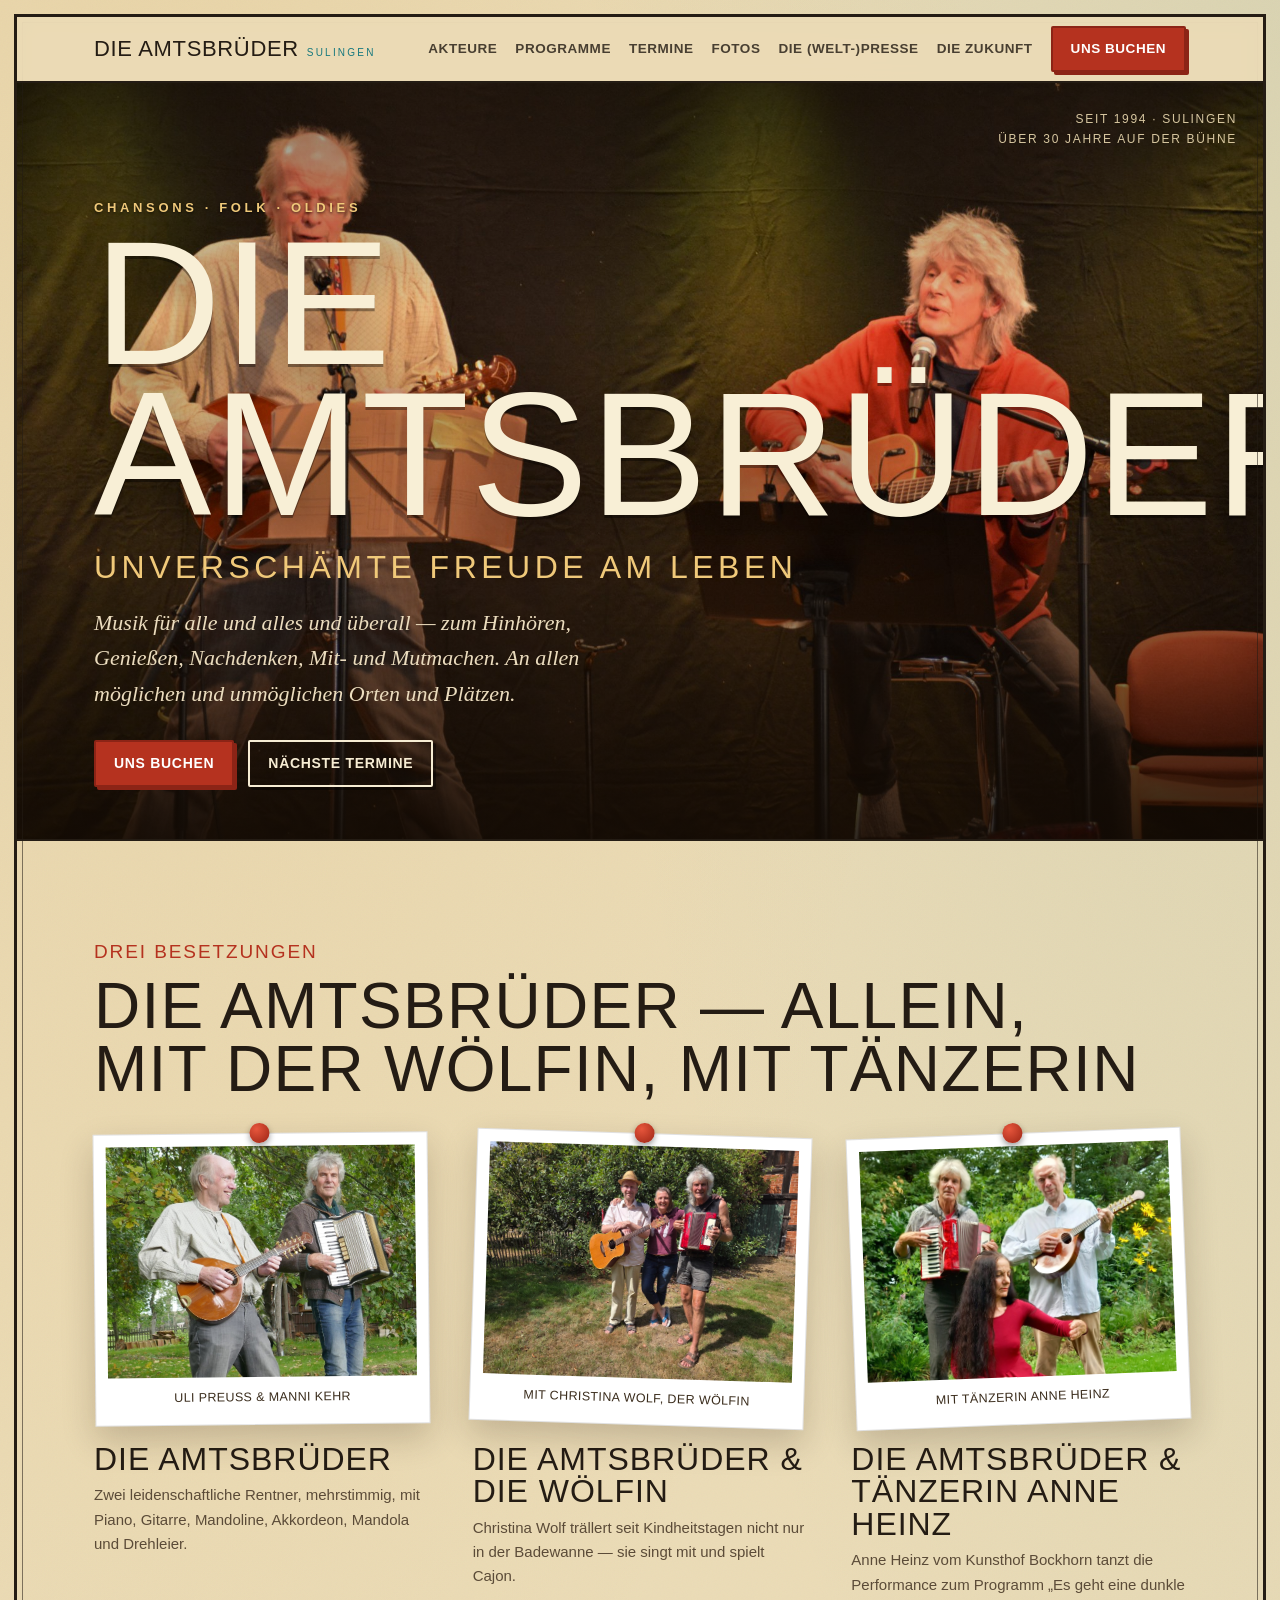
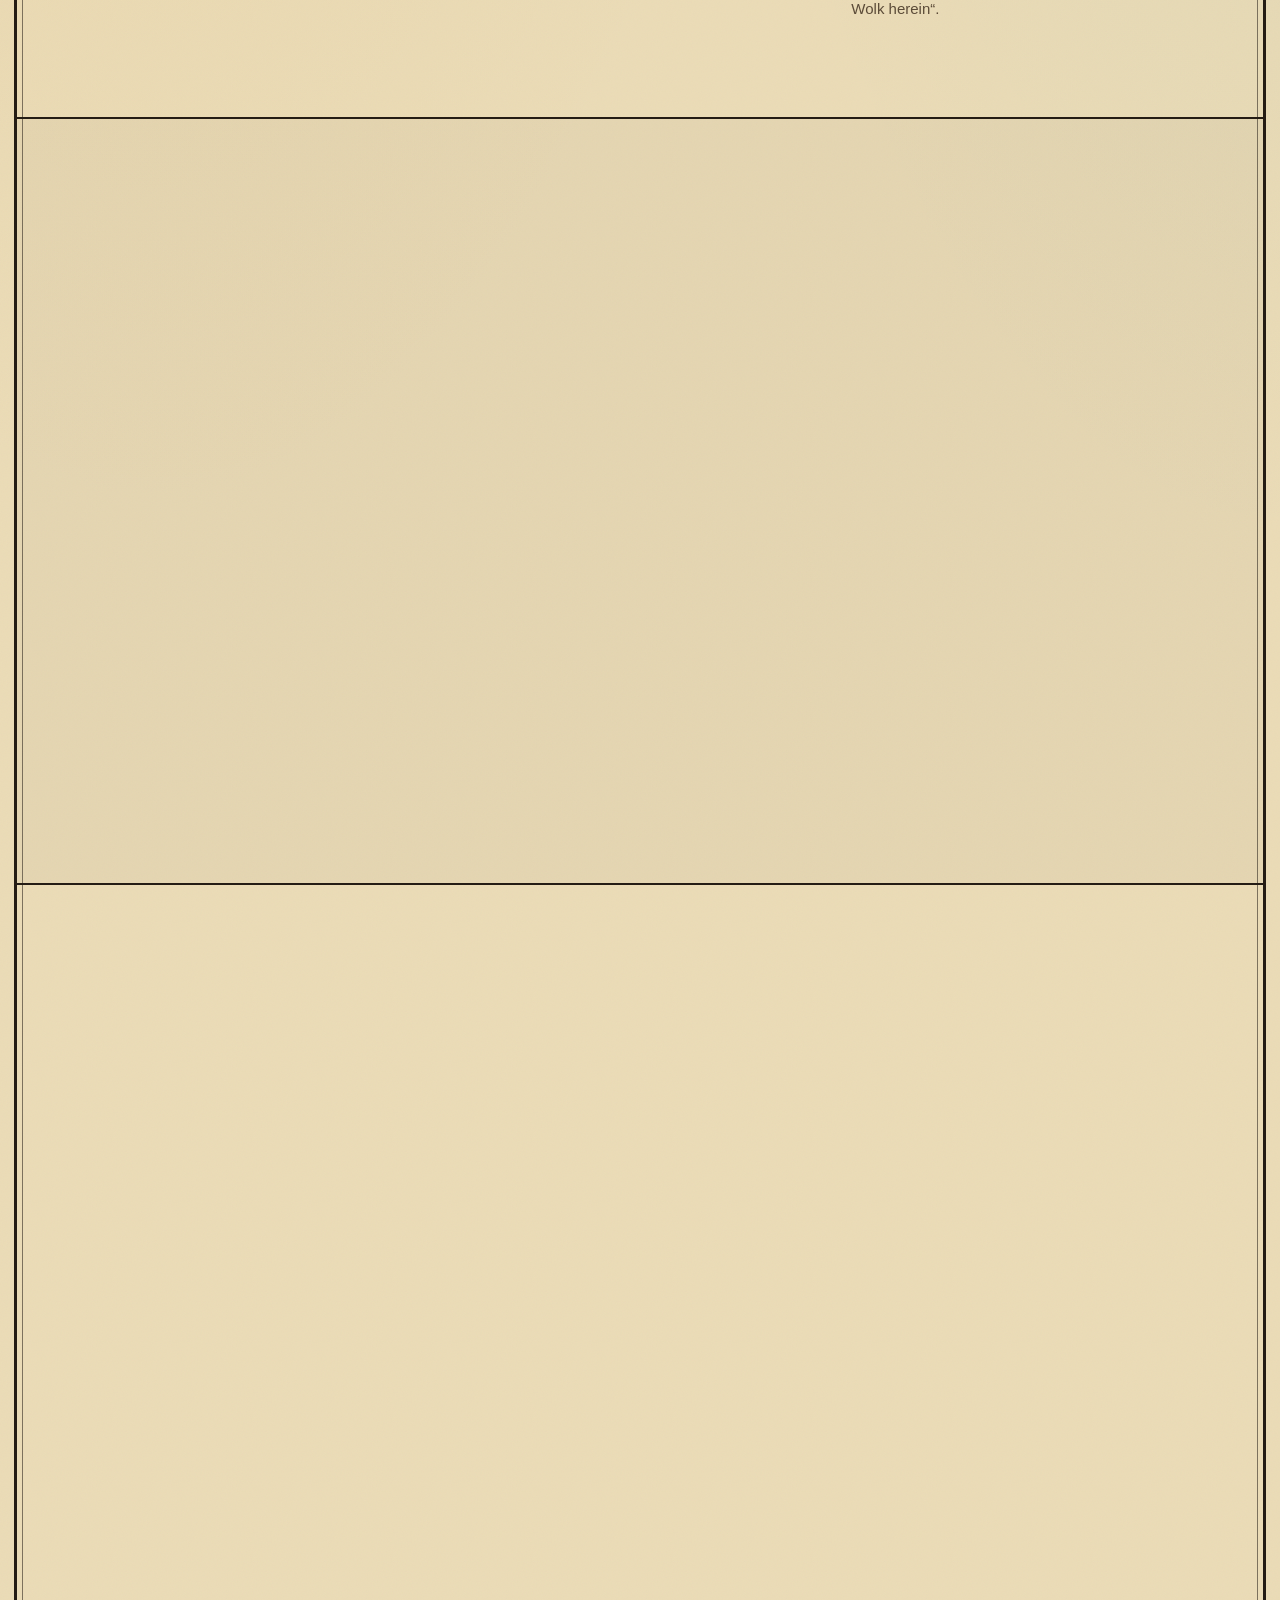
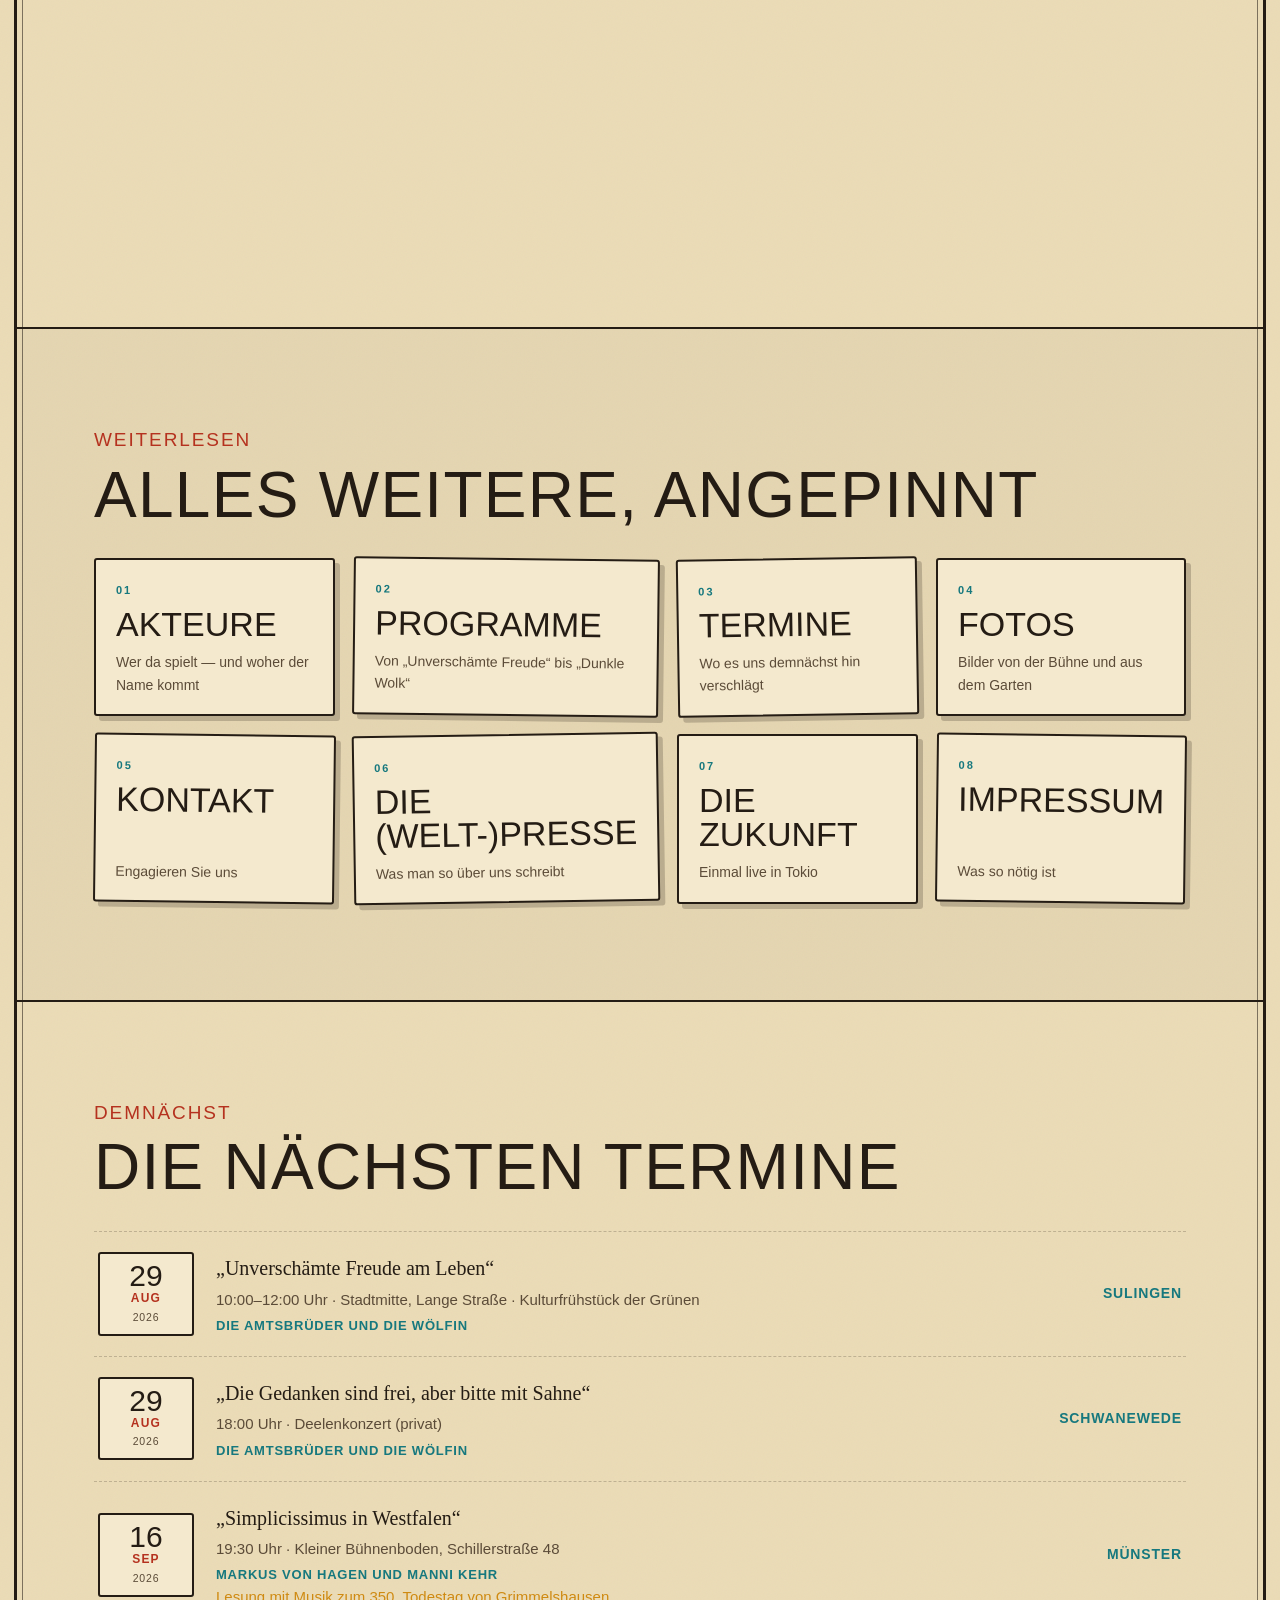
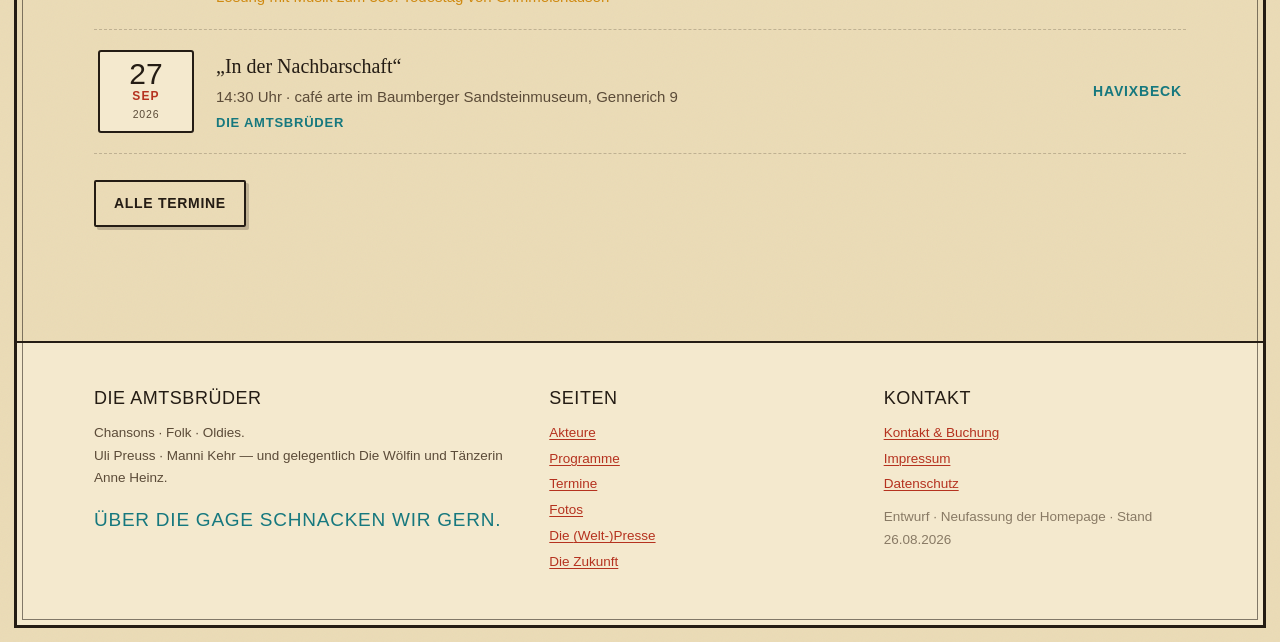
<file: index.html>
<!DOCTYPE html>
<html lang="de">
<head>
<meta charset="utf-8">
<meta name="viewport" content="width=device-width, initial-scale=1">
<title>Die Amtsbrüder — Chansons · Folk · Oldies aus Sulingen</title>
<meta name="description" content="Die Amtsbrüder aus Sulingen: Chansons, Folk und Oldies, seltene Perlen der Liedermacherszene — allein, mit der Wölfin oder mit Tänzerin Anne Heinz. Termine, Programme, Kontakt.">
<meta name="color-scheme" content="light dark">
<link rel="stylesheet" href="css/stil.css">
<link rel="icon" href="data:image/svg+xml,%3Csvg xmlns='http://www.w3.org/2000/svg' viewBox='0 0 100 100'%3E%3Crect width='100' height='100' rx='8' fill='%23B5321F'/%3E%3Ctext x='50' y='72' font-size='64' text-anchor='middle' font-family='Impact,Arial Narrow,sans-serif' fill='%23F4E9CE'%3EA%3C/text%3E%3C/svg%3E">
</head>
<body>
<a class="skip" href="#inhalt">Zum Inhalt springen</a>
<div class="page-frame">
<header class="nav">
  <div class="wrap nav-inner">
    <a class="brand" href="index.html">Die Amtsbrüder <small>Sulingen</small></a>
    <button class="navtoggle" aria-label="Menü" aria-expanded="false" aria-controls="menu">☰</button>
    <nav class="links" id="menu" aria-label="Hauptnavigation">
      <a href="akteure.html">Akteure</a><a href="programme.html">Programme</a><a href="termine.html">Termine</a><a href="fotos.html">Fotos</a><a href="presse.html">Die <span class="nb">(Welt-)Presse</span></a><a href="zukunft.html">Die Zukunft</a>
      <a class="btn" href="kontakt.html">Uns buchen</a>
    </nav>
  </div>
</header>
<main id="inhalt">

<section class="hero" aria-label="Die Amtsbrüder">
  <div class="hero-meta">Seit 1994 · Sulingen<br>Über 30 Jahre auf der Bühne</div>
  <div class="hero-inner">
    <div class="kicker">Chansons · Folk · Oldies</div>
    <h1>Die<br>Amtsbrüder</h1>
    <div class="tagline">Unverschämte Freude am Leben</div>
    <p class="sub">Musik für alle und alles und überall — zum Hinhören, Genießen, Nachdenken, Mit- und Mutmachen. An allen möglichen und unmöglichen Orten und Plätzen.</p>
    <div class="hero-cta">
      <a class="btn" href="kontakt.html">Uns buchen</a>
      <a class="btn ghost" href="termine.html">Nächste Termine</a>
    </div>
  </div>
</section>

<section class="band" id="besetzungen">
  <div class="wrap reveal">
    <div class="eyebrow">Drei Besetzungen</div>
    <h2 class="section-title">Die Amtsbrüder — allein, mit der Wölfin, mit Tänzerin</h2>
    <div class="formationen">
      <a class="formation" href="akteure.html">
        <figure class="tack r0"><img src="bilder/windheim.jpg?v=1787141323" alt="Uli Preuss und Manni Kehr mit Mandola und Akkordeon im Garten" loading="lazy"><figcaption>Uli Preuss &amp; Manni Kehr</figcaption></figure>
        <h3>Die Amtsbrüder</h3>
        <p>Zwei leidenschaftliche Rentner, mehrstimmig, mit Piano, Gitarre, Mandoline, Akkordeon, Mandola und Drehleier.</p>
      </a>
      <a class="formation" href="akteure.html#woelfin">
        <figure class="tack r1"><img src="bilder/woelfin-garten-2026-1.jpg?v=1787760441" alt="Manni Kehr mit Gitarre, Christina Wolf und Uli Preuss mit Akkordeon im Garten" loading="lazy"><figcaption>Mit Christina Wolf, der Wölfin</figcaption></figure>
        <h3>Die Amtsbrüder &amp; Die Wölfin</h3>
        <p>Christina Wolf trällert seit Kindheitstagen nicht nur in der Badewanne — sie singt mit und spielt Cajon.</p>
      </a>
      <a class="formation" href="programme.html#dunkle-wolk">
        <figure class="tack kopf-oben"><img src="bilder/anne-heinz-garten.jpg?v=1788198738" alt="Tänzerin Anne Heinz im roten Kleid vor den Amtsbrüdern im Garten" loading="lazy"><figcaption>Mit Tänzerin Anne Heinz</figcaption></figure>
        <h3>Die Amtsbrüder &amp; Tänzerin Anne Heinz</h3>
        <p>Anne Heinz vom Kunsthof Bockhorn tanzt die Performance zum Programm „Es geht eine dunkle Wolk herein“.</p>
      </a>
    </div>
  </div>
</section>

<section class="band tint" id="musik">
  <div class="wrap two-col reveal">
    <div>
      <div class="eyebrow">Die Musik</div>
      <h2 class="section-title">Seltene Perlen, handverlesen</h2>
      <p class="lead">Musik zur Anregung und Unterhaltung, zum Hinhören, Genießen, Nachdenken, Mit- und Mutmachen — an allen möglichen und unmöglichen Orten und Plätzen.</p>
      <p>Seltene Perlen der deutschen Liedermacherinnen- und Liedermacherszene, ergänzt durch eigene Schöpfungen und Bearbeitungen: Folk, Schlager, Blues, Rock, politisch unkorrekte Lieder zur Lage — handverlesen.</p>
      <ul class="chips accent rahmen">
        <li>Chansons</li><li>Folk</li><li>Oldies</li><li>Schlager</li><li>Blues</li><li>Rock</li><li>Plattdeutsch</li><li>Lieder zur Lage</li>
      </ul>
    </div>
    <figure class="tack r1">
      <img src="bilder/bockhorn-2026.jpg?v=1787141323" alt="Die Amtsbrüder spielen sich im Grünen gegenüber, Bockhorn 2026" loading="lazy">
      <figcaption>Kunsthof Bockhorn 2026</figcaption>
    </figure>
  </div>
</section>

<section class="band" id="video">
  <div class="wrap reveal">
    <div class="eyebrow">Sehen und hören</div>
    <h2 class="section-title">„Die Gedanken sind frei“</h2>
    <p class="lead" style="max-width:62ch">Aufgenommen im August 2026 im Garten, zusammen mit Christina Wolf. Gut eine Minute.</p>
    <figure class="tack r0 videorahmen">
      <video controls preload="none" playsinline poster="video/gedanken-sind-frei-poster.jpg?v=1787760973"
             src="video/gedanken-sind-frei-720.mp4?v=1787760958"
             aria-label="Die Amtsbrüder und Christina Wolf singen „Die Gedanken sind frei“ im Garten">
        <p class="small">Ihr Browser kann das Video nicht abspielen.
           <a href="video/gedanken-sind-frei-720.mp4">Video herunterladen</a>.</p>
      </video>
      <figcaption>Die Amtsbrüder &amp; Die Wölfin, August 2026</figcaption>
    </figure>
    <p style="margin-top:26px"><a class="btn" href="kontakt.html">So klingt das bei Ihnen auch</a></p>
  </div>
</section>

<section class="band tint" id="uebersicht">
  <div class="wrap reveal">
    <div class="eyebrow">Weiterlesen</div>
    <h2 class="section-title">Alles Weitere, angepinnt</h2>
    <div class="plakate">
      <a class="plakat" href="akteure.html"><div class="nr">01</div><div class="t">Akteure</div><div class="s">Wer da spielt — und woher der Name kommt</div></a>
      <a class="plakat" href="programme.html"><div class="nr">02</div><div class="t">Programme</div><div class="s">Von „Unverschämte Freude“ bis „Dunkle Wolk“</div></a>
      <a class="plakat" href="termine.html"><div class="nr">03</div><div class="t">Termine</div><div class="s">Wo es uns demnächst hin verschlägt</div></a>
      <a class="plakat" href="fotos.html"><div class="nr">04</div><div class="t">Fotos</div><div class="s">Bilder von der Bühne und aus dem Garten</div></a>
      <a class="plakat" href="kontakt.html"><div class="nr">05</div><div class="t">Kontakt</div><div class="s">Engagieren Sie uns</div></a>
      <a class="plakat" href="presse.html"><div class="nr">06</div><div class="t">Die <span class="nb">(Welt-)Presse</span></div><div class="s">Was man so über uns schreibt</div></a>
      <a class="plakat" href="zukunft.html"><div class="nr">07</div><div class="t">Die Zukunft</div><div class="s">Einmal live in Tokio</div></a>
      <a class="plakat" href="impressum.html"><div class="nr">08</div><div class="t">Impressum</div><div class="s">Was so nötig ist</div></a>
    </div>
  </div>
</section>

<section class="band" id="naechste">
  <div class="wrap reveal">
    <div class="eyebrow">Demnächst</div>
    <h2 class="section-title">Die nächsten Termine</h2>
    <div class="gigs">
<!-- termine:start 4 -->
      <div class="gig">
        <div class="date"><div class="d">29</div><div class="m">Aug</div><div class="y">2026</div></div>
        <div class="info"><h4>„Unverschämte Freude am Leben“</h4><p>10:00–12:00 Uhr · Stadtmitte, Lange Straße · Kulturfrühstück der Grünen</p><p class="wer">Die Amtsbrüder und die Wölfin</p></div>
        <div class="where">Sulingen</div>
      </div>
      <div class="gig">
        <div class="date"><div class="d">29</div><div class="m">Aug</div><div class="y">2026</div></div>
        <div class="info"><h4>„Die Gedanken sind frei, aber bitte mit Sahne“</h4><p>18:00 Uhr · Deelenkonzert (privat)</p><p class="wer">Die Amtsbrüder und die Wölfin</p></div>
        <div class="where">Schwanewede</div>
      </div>
      <div class="gig">
        <div class="date"><div class="d">16</div><div class="m">Sep</div><div class="y">2026</div></div>
        <div class="info"><h4>„Simplicissimus in Westfalen“</h4><p>19:30 Uhr · Kleiner Bühnenboden, Schillerstraße 48</p><p class="wer">Markus von Hagen und Manni Kehr</p><p class="small" style="color:var(--gold)">Lesung mit Musik zum 350. Todestag von Grimmelshausen</p></div>
        <div class="where">Münster</div>
      </div>
      <div class="gig">
        <div class="date"><div class="d">27</div><div class="m">Sep</div><div class="y">2026</div></div>
        <div class="info"><h4>„In der Nachbarschaft“</h4><p>14:30 Uhr · café arte im Baumberger Sandsteinmuseum, Gennerich 9</p><p class="wer">Die Amtsbrüder</p></div>
        <div class="where">Havixbeck</div>
      </div>
<!-- termine:ende -->
    </div>
    <p style="margin-top:26px"><a class="btn ghost" href="termine.html">Alle Termine</a></p>
  </div>
</section>
</main>
<footer>
  <div class="wrap foot-grid">
    <div>
      <h5>Die Amtsbrüder</h5>
      <p>Chansons · Folk · Oldies.<br>Uli Preuss · Manni Kehr — und gelegentlich Die Wölfin und Tänzerin Anne Heinz.</p>
      <p style="margin-top:14px;color:var(--teal);font-family:var(--font-display);font-size:19px;text-transform:uppercase;letter-spacing:.04em">Über die Gage schnacken wir gern.</p>
    </div>
    <div>
      <h5>Seiten</h5>
      <ul>
        <li><a href="akteure.html">Akteure</a></li>
        <li><a href="programme.html">Programme</a></li>
        <li><a href="termine.html">Termine</a></li>
        <li><a href="fotos.html">Fotos</a></li>
        <li><a href="presse.html">Die <span class="nb">(Welt-)Presse</span></a></li>
        <li><a href="zukunft.html">Die Zukunft</a></li>
      </ul>
    </div>
    <div>
      <h5>Kontakt</h5>
      <ul>
        <li><a href="kontakt.html">Kontakt &amp; Buchung</a></li>
        <li><a href="impressum.html">Impressum</a></li>
        <li><a href="impressum.html#datenschutz">Datenschutz</a></li>
      </ul>
      <p style="margin-top:10px;opacity:.7">Entwurf · Neufassung der Homepage · Stand 26.08.2026</p>
    </div>
  </div>
</footer>
</div>

<script src="js/seite.js"></script>
</body>
</html>
</file>
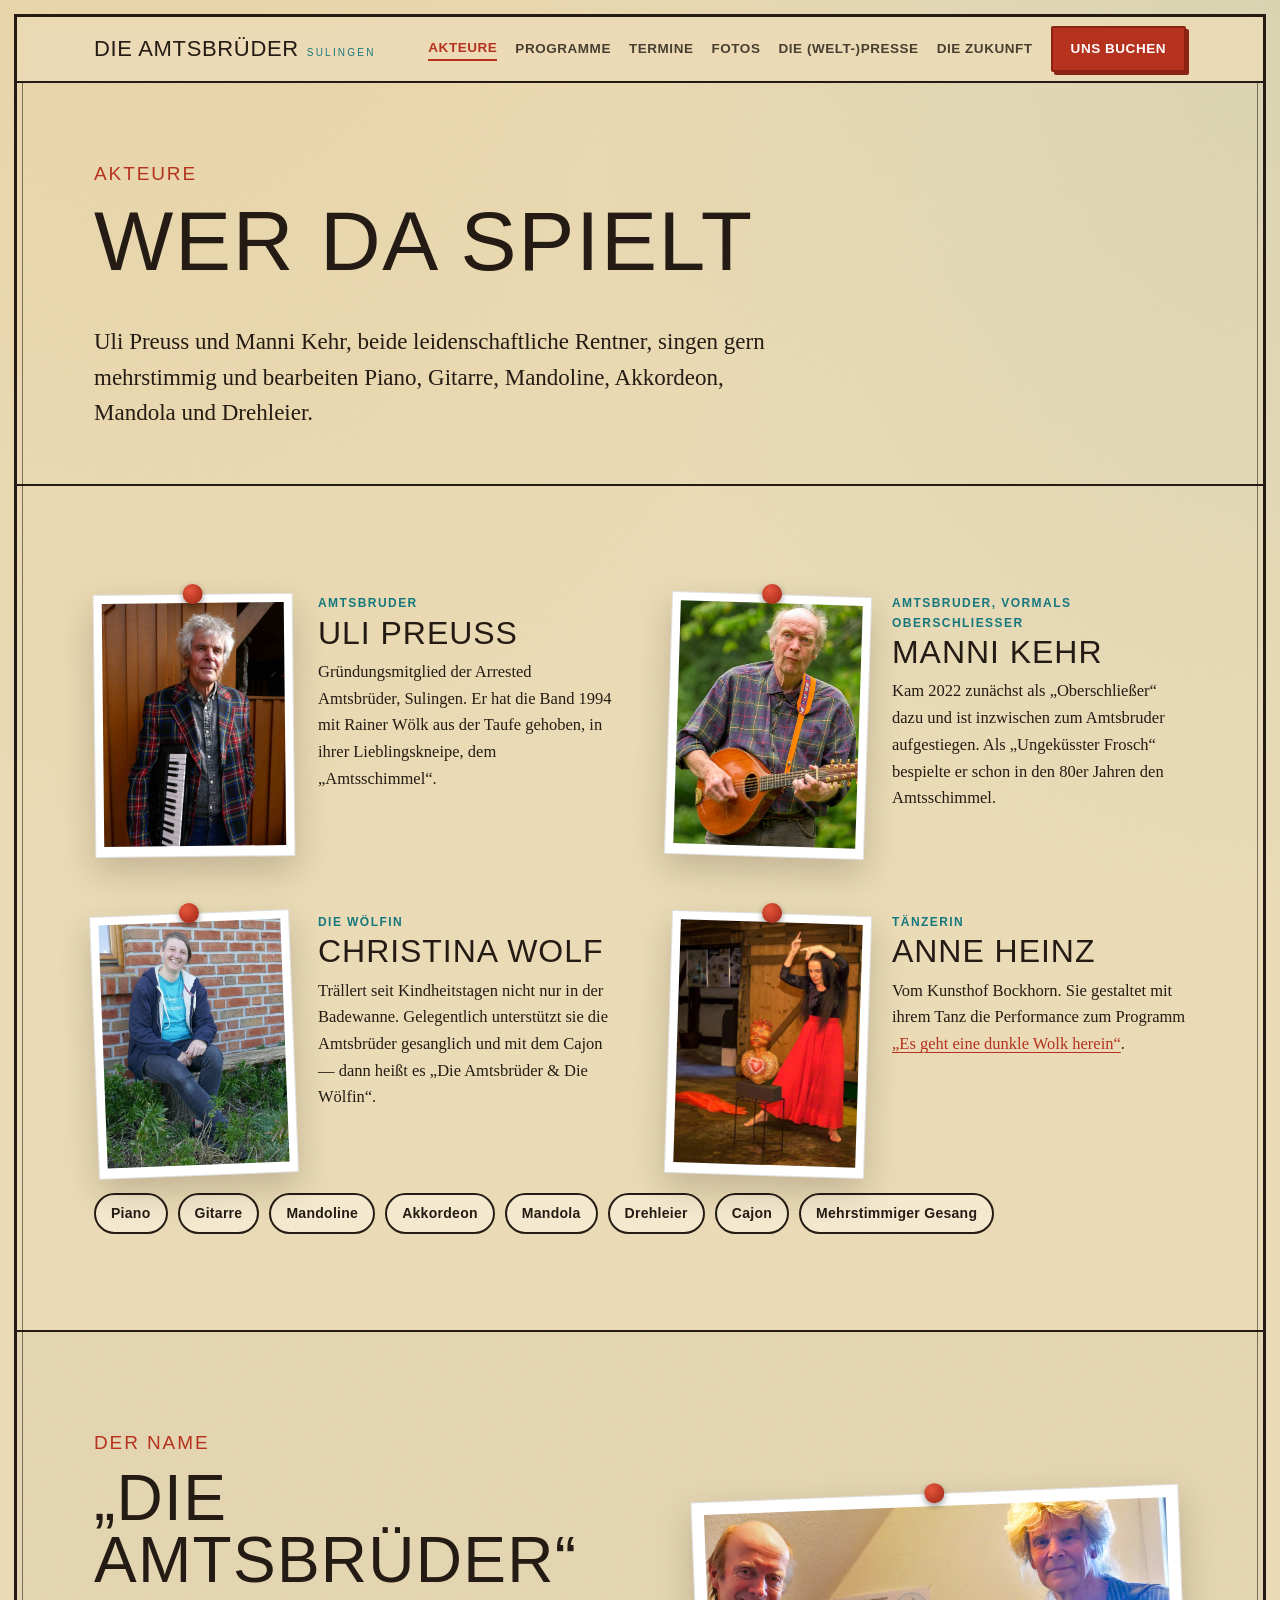
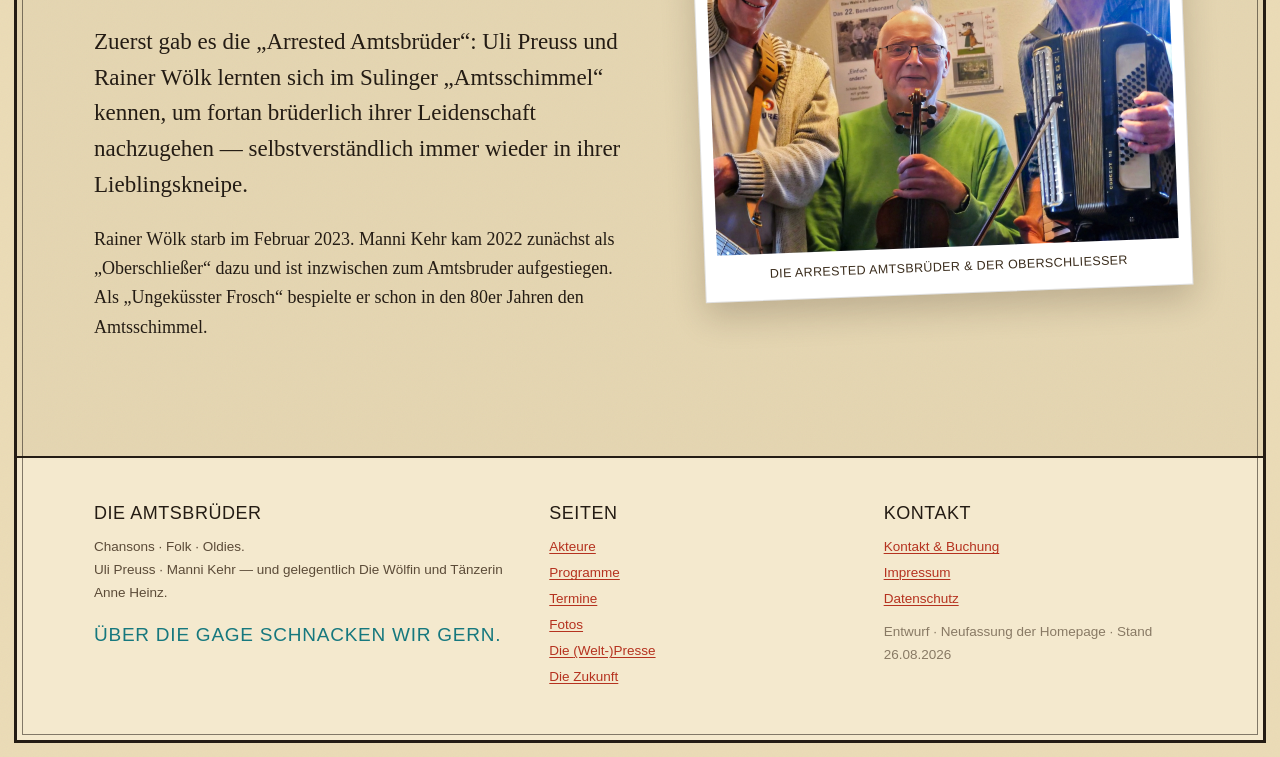
<file: akteure.html>
<!DOCTYPE html>
<html lang="de">
<head>
<meta charset="utf-8">
<meta name="viewport" content="width=device-width, initial-scale=1">
<title>Akteure — Die Amtsbrüder</title>
<meta name="description" content="Uli Preuss, Manni Kehr, die Wölfin Christina Wolf und Tänzerin Anne Heinz — und woher der Name „Die Amtsbrüder“ kommt.">
<meta name="color-scheme" content="light dark">
<link rel="stylesheet" href="css/stil.css">
<link rel="icon" href="data:image/svg+xml,%3Csvg xmlns='http://www.w3.org/2000/svg' viewBox='0 0 100 100'%3E%3Crect width='100' height='100' rx='8' fill='%23B5321F'/%3E%3Ctext x='50' y='72' font-size='64' text-anchor='middle' font-family='Impact,Arial Narrow,sans-serif' fill='%23F4E9CE'%3EA%3C/text%3E%3C/svg%3E">
</head>
<body>
<a class="skip" href="#inhalt">Zum Inhalt springen</a>
<div class="page-frame">
<header class="nav">
  <div class="wrap nav-inner">
    <a class="brand" href="index.html">Die Amtsbrüder <small>Sulingen</small></a>
    <button class="navtoggle" aria-label="Menü" aria-expanded="false" aria-controls="menu">☰</button>
    <nav class="links" id="menu" aria-label="Hauptnavigation">
      <a href="akteure.html" aria-current="page">Akteure</a><a href="programme.html">Programme</a><a href="termine.html">Termine</a><a href="fotos.html">Fotos</a><a href="presse.html">Die <span class="nb">(Welt-)Presse</span></a><a href="zukunft.html">Die Zukunft</a>
      <a class="btn" href="kontakt.html">Uns buchen</a>
    </nav>
  </div>
</header>
<main id="inhalt">
<div class="wrap page-head">
  <div class="eyebrow">Akteure</div>
  <h1 class="page-title">Wer da spielt</h1>
  <p class="lead">Uli Preuss und Manni Kehr, beide leidenschaftliche Rentner, singen gern mehrstimmig und bearbeiten Piano, Gitarre, Mandoline, Akkordeon, Mandola und Drehleier.</p>
</div>

<section class="band">
  <div class="wrap reveal">
    <div class="akteure">
      <div class="akteur" id="uli">
        <figure class="tack r0"><img src="bilder/uli-preuss.jpg?v=1787141324" alt="Uli Preuss mit Akkordeon im karierten Jackett" loading="lazy"></figure>
        <div>
          <div class="role">Amtsbruder</div>
          <h3>Uli Preuss</h3>
          <p>Gründungsmitglied der Arrested Amtsbrüder, Sulingen. Er hat die Band 1994 mit Rainer Wölk aus der Taufe gehoben, in ihrer Lieblingskneipe, dem „Amtsschimmel“.</p>
        </div>
      </div>
      <div class="akteur" id="manni">
        <figure class="tack r1"><img src="bilder/manni-kehr.jpg?v=1787141324" alt="Manni Kehr mit Mandola im Grünen" loading="lazy"></figure>
        <div>
          <div class="role">Amtsbruder, vormals Oberschließer</div>
          <h3>Manni Kehr</h3>
          <p>Kam 2022 zunächst als „Oberschließer“ dazu und ist inzwischen zum Amtsbruder aufgestiegen. Als „Ungeküsster Frosch“ bespielte er schon in den 80er Jahren den Amtsschimmel.</p>
        </div>
      </div>
      <div class="akteur" id="woelfin">
        <figure class="tack"><img src="bilder/christina-wolf.jpg?v=1788199219" alt="Christina Wolf sitzt lachend vor einer Backsteinwand" loading="lazy"></figure>
        <div>
          <div class="role">Die Wölfin</div>
          <h3>Christina Wolf</h3>
          <p>Trällert seit Kindheitstagen nicht nur in der Badewanne. Gelegentlich unterstützt sie die Amtsbrüder gesanglich und mit dem Cajon — dann heißt es „Die Amtsbrüder &amp; Die Wölfin“.</p>
        </div>
      </div>
      <div class="akteur" id="anne">
        <figure class="tack r1"><img src="bilder/anne-heinz.jpg?v=1788199203" alt="Anne Heinz tanzt im roten Kleid in einer alten Scheune" loading="lazy"></figure>
        <div>
          <div class="role">Tänzerin</div>
          <h3>Anne Heinz</h3>
          <p>Vom Kunsthof Bockhorn. Sie gestaltet mit ihrem Tanz die Performance zum Programm <a href="programme.html#dunkle-wolk">„Es geht eine dunkle Wolk herein“</a>.</p>
        </div>
      </div>
    </div>
    <ul class="chips" aria-label="Instrumente">
      <li>Piano</li><li>Gitarre</li><li>Mandoline</li><li>Akkordeon</li><li>Mandola</li><li>Drehleier</li><li>Cajon</li><li>Mehrstimmiger Gesang</li>
    </ul>
  </div>
</section>

<section class="band tint" id="name">
  <div class="wrap two-col reveal">
    <div>
      <div class="eyebrow">Der Name</div>
      <h2 class="section-title">„Die Amtsbrüder“</h2>
      <p class="lead">Zuerst gab es die „Arrested Amtsbrüder“: Uli Preuss und Rainer Wölk lernten sich im Sulinger „Amtsschimmel“ kennen, um fortan brüderlich ihrer Leidenschaft nachzugehen — selbstverständlich immer wieder in ihrer Lieblingskneipe.</p>
      <p>Rainer Wölk starb im Februar 2023. Manni Kehr kam 2022 zunächst als „Oberschließer“ dazu und ist inzwischen zum Amtsbruder aufgestiegen. Als „Ungeküsster Frosch“ bespielte er schon in den 80er Jahren den Amtsschimmel.</p>
    </div>
    <figure class="tack">
      <img src="bilder/oberschliesser.jpg?v=1788200858" alt="Drei Musiker mit Gitarre, Geige und Akkordeon nebeneinander, rechts Uli Preuss" loading="lazy">
      <figcaption>Die Arrested Amtsbrüder &amp; der Oberschließer</figcaption>
    </figure>
  </div>
</section>
</main>
<footer>
  <div class="wrap foot-grid">
    <div>
      <h5>Die Amtsbrüder</h5>
      <p>Chansons · Folk · Oldies.<br>Uli Preuss · Manni Kehr — und gelegentlich Die Wölfin und Tänzerin Anne Heinz.</p>
      <p style="margin-top:14px;color:var(--teal);font-family:var(--font-display);font-size:19px;text-transform:uppercase;letter-spacing:.04em">Über die Gage schnacken wir gern.</p>
    </div>
    <div>
      <h5>Seiten</h5>
      <ul>
        <li><a href="akteure.html">Akteure</a></li>
        <li><a href="programme.html">Programme</a></li>
        <li><a href="termine.html">Termine</a></li>
        <li><a href="fotos.html">Fotos</a></li>
        <li><a href="presse.html">Die <span class="nb">(Welt-)Presse</span></a></li>
        <li><a href="zukunft.html">Die Zukunft</a></li>
      </ul>
    </div>
    <div>
      <h5>Kontakt</h5>
      <ul>
        <li><a href="kontakt.html">Kontakt &amp; Buchung</a></li>
        <li><a href="impressum.html">Impressum</a></li>
        <li><a href="impressum.html#datenschutz">Datenschutz</a></li>
      </ul>
      <p style="margin-top:10px;opacity:.7">Entwurf · Neufassung der Homepage · Stand 26.08.2026</p>
    </div>
  </div>
</footer>
</div>

<script src="js/seite.js"></script>
</body>
</html>
</file>
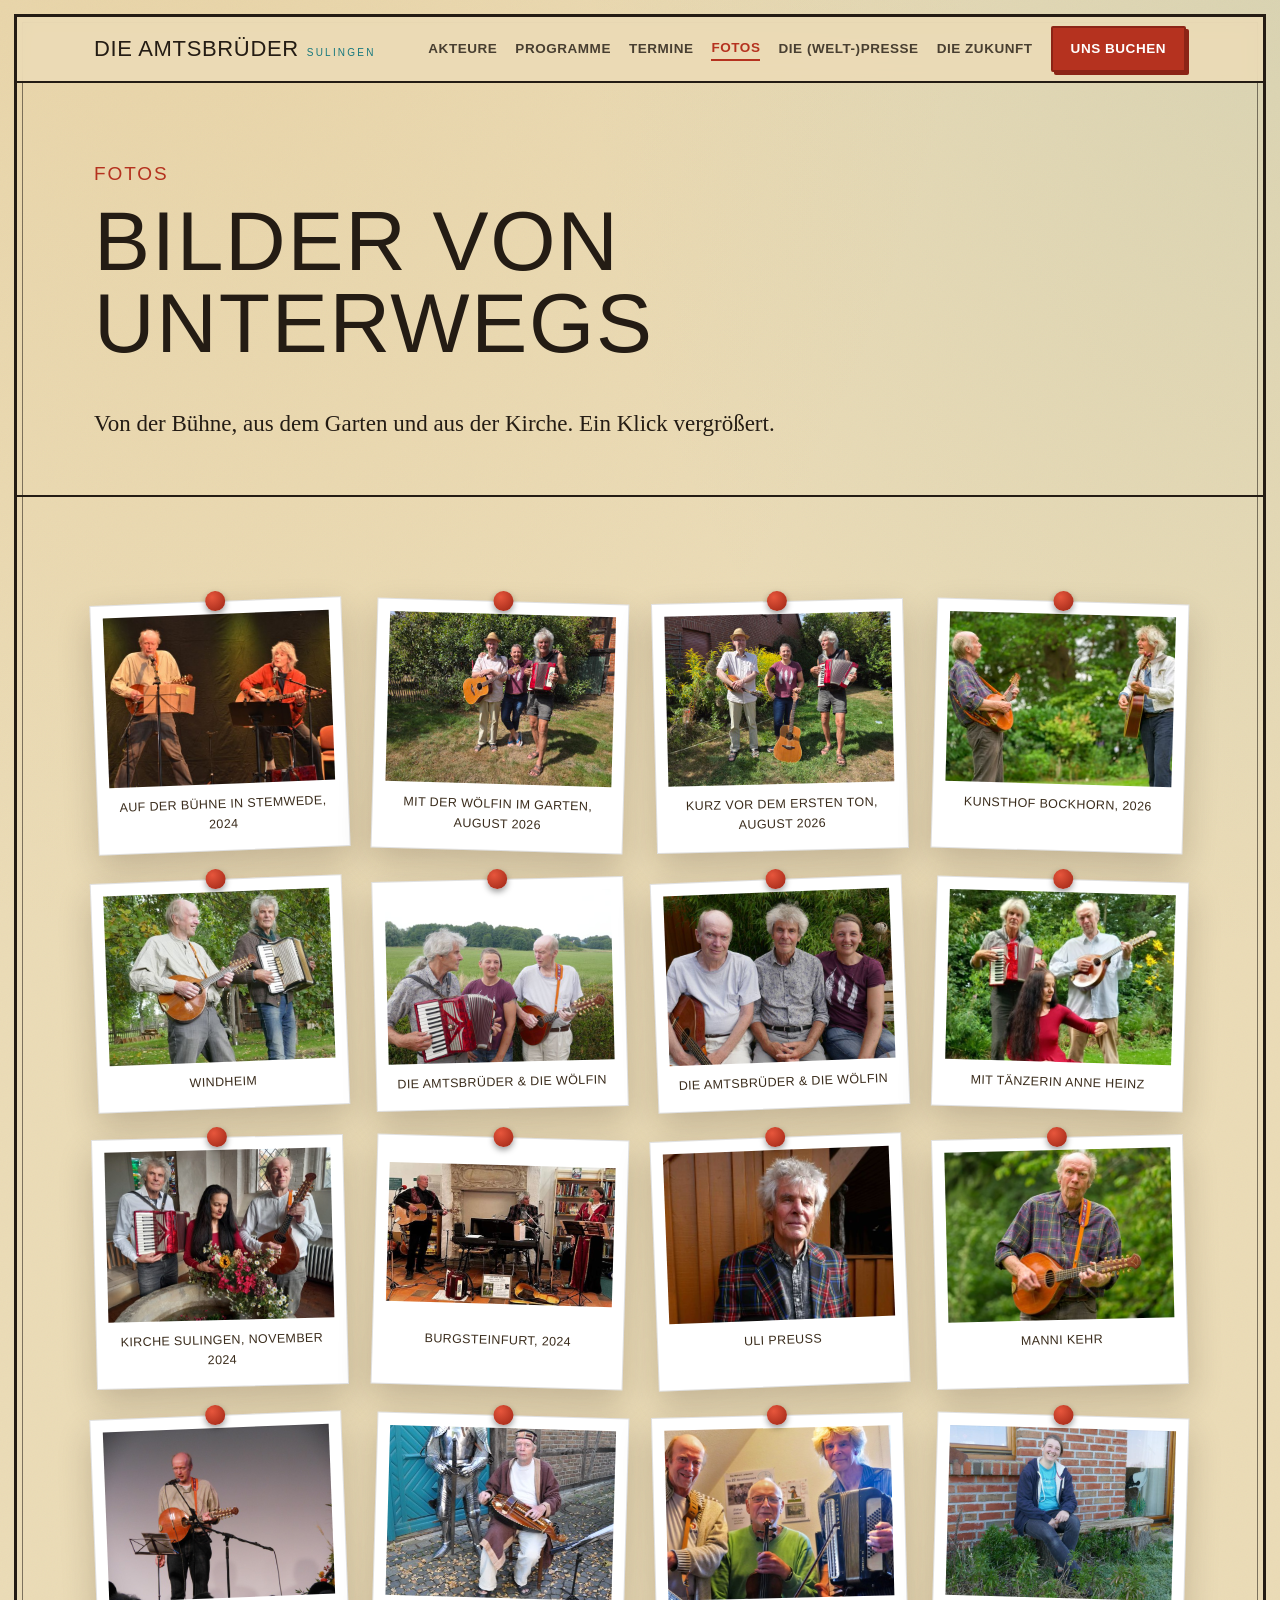
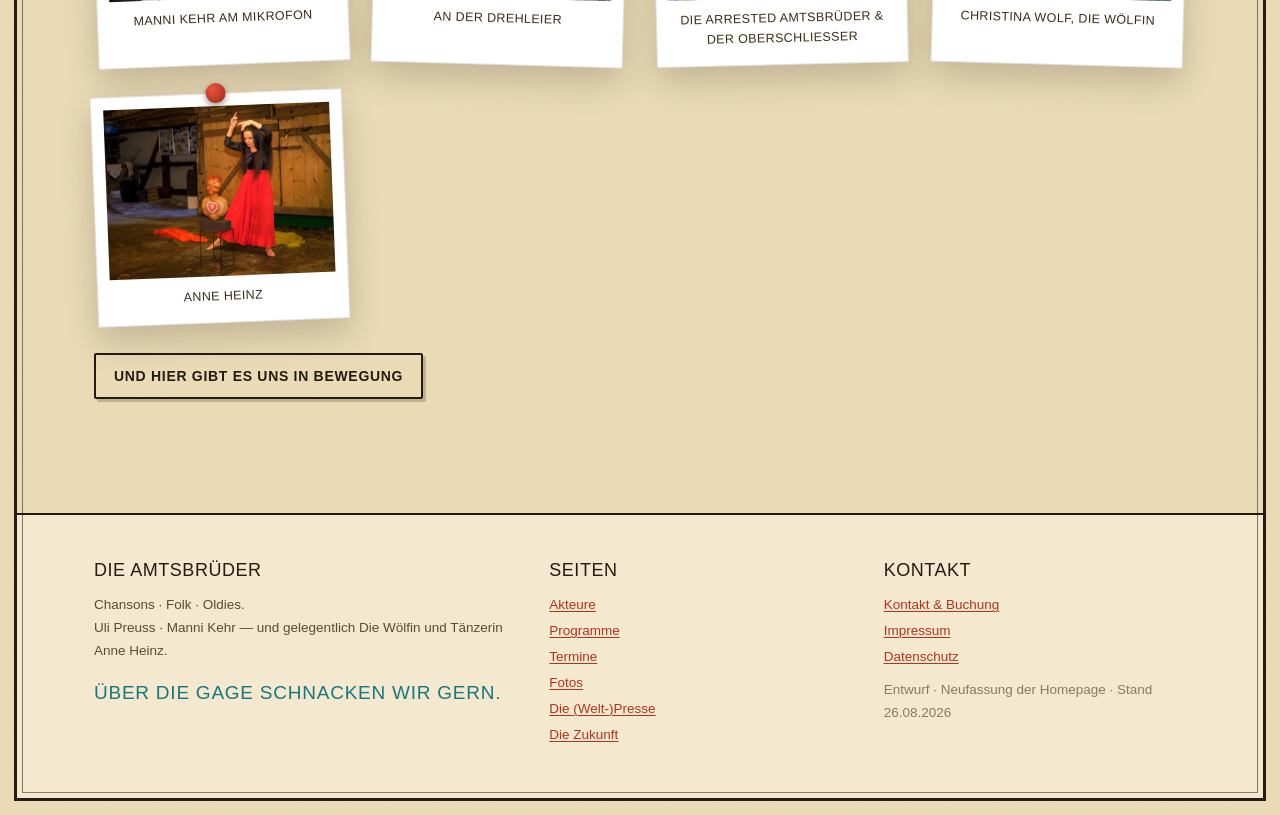
<file: fotos.html>
<!DOCTYPE html>
<html lang="de">
<head>
<meta charset="utf-8">
<meta name="viewport" content="width=device-width, initial-scale=1">
<title>Fotos — Die Amtsbrüder</title>
<meta name="description" content="Fotos der Amtsbrüder: auf der Bühne, mit der Wölfin, mit Tänzerin Anne Heinz.">
<meta name="color-scheme" content="light dark">
<link rel="stylesheet" href="css/stil.css">
<link rel="icon" href="data:image/svg+xml,%3Csvg xmlns='http://www.w3.org/2000/svg' viewBox='0 0 100 100'%3E%3Crect width='100' height='100' rx='8' fill='%23B5321F'/%3E%3Ctext x='50' y='72' font-size='64' text-anchor='middle' font-family='Impact,Arial Narrow,sans-serif' fill='%23F4E9CE'%3EA%3C/text%3E%3C/svg%3E">
</head>
<body>
<a class="skip" href="#inhalt">Zum Inhalt springen</a>
<div class="page-frame">
<header class="nav">
  <div class="wrap nav-inner">
    <a class="brand" href="index.html">Die Amtsbrüder <small>Sulingen</small></a>
    <button class="navtoggle" aria-label="Menü" aria-expanded="false" aria-controls="menu">☰</button>
    <nav class="links" id="menu" aria-label="Hauptnavigation">
      <a href="akteure.html">Akteure</a><a href="programme.html">Programme</a><a href="termine.html">Termine</a><a href="fotos.html" aria-current="page">Fotos</a><a href="presse.html">Die <span class="nb">(Welt-)Presse</span></a><a href="zukunft.html">Die Zukunft</a>
      <a class="btn" href="kontakt.html">Uns buchen</a>
    </nav>
  </div>
</header>
<main id="inhalt">
<div class="wrap page-head">
  <div class="eyebrow">Fotos</div>
  <h1 class="page-title">Bilder von unterwegs</h1>
  <p class="lead">Von der Bühne, aus dem Garten und aus der Kirche. Ein Klick vergrößert.</p>
</div>

<section class="band">
  <div class="wrap reveal">
    <div class="gallery">
      <figure class="tack"><img src="bilder/stemwede-2024-klein.jpg?v=1787141323" data-gross="bilder/stemwede-2024.jpg?v=1787141323" alt="Uli Preuss und Manni Kehr auf der Bühne vor schwarzem Vorhang, Stemwede 2024" loading="lazy"><figcaption>Auf der Bühne in Stemwede, 2024</figcaption></figure>
      <figure class="tack"><img src="bilder/woelfin-garten-2026-1-klein.jpg?v=1787760441" data-gross="bilder/woelfin-garten-2026-1.jpg?v=1787760441" alt="Manni Kehr mit Gitarre, Christina Wolf und Uli Preuss mit Akkordeon im Garten" loading="lazy"><figcaption>Mit der Wölfin im Garten, August 2026</figcaption></figure>
      <figure class="tack"><img src="bilder/woelfin-garten-2026-2-klein.jpg?v=1787760441" data-gross="bilder/woelfin-garten-2026-2.jpg?v=1787760441" alt="Manni Kehr mit Mandoline, Christina Wolf und Uli Preuss mit Akkordeon vor einer Goldrutenhecke" loading="lazy"><figcaption>Kurz vor dem ersten Ton, August 2026</figcaption></figure>
      <figure class="tack"><img src="bilder/bockhorn-2026-klein.jpg?v=1787141323" data-gross="bilder/bockhorn-2026.jpg?v=1787141323" alt="Die Amtsbrüder spielen sich im Grünen gegenüber, Bockhorn 2026" loading="lazy"><figcaption>Kunsthof Bockhorn, 2026</figcaption></figure>
      <figure class="tack"><img src="bilder/windheim-klein.jpg?v=1787141323" data-gross="bilder/windheim.jpg?v=1787141323" alt="Uli Preuss und Manni Kehr mit Mandola und Akkordeon im Garten" loading="lazy"><figcaption>Windheim</figcaption></figure>
      <figure class="tack"><img src="bilder/woelfin-1-klein.jpg?v=1787141323" data-gross="bilder/woelfin-1.jpg?v=1787141323" alt="Manni Kehr, Uli Preuss und Christina Wolf sitzen auf einer Bank" loading="lazy"><figcaption>Die Amtsbrüder &amp; Die Wölfin</figcaption></figure>
      <figure class="tack"><img src="bilder/woelfin-2-klein.jpg?v=1787141324" data-gross="bilder/woelfin-2.jpg?v=1787141324" alt="Uli Preuss mit Akkordeon, Christina Wolf und Manni Kehr mit Mandola vor einer Wiese" loading="lazy"><figcaption>Die Amtsbrüder &amp; Die Wölfin</figcaption></figure>
      <figure class="tack"><img src="bilder/anne-heinz-garten-klein.jpg?v=1788198738" data-gross="bilder/anne-heinz-garten.jpg?v=1788198738" alt="Anne Heinz tanzt im roten Kleid vor Uli Preuss und Manni Kehr im Garten" loading="lazy"><figcaption>Mit Tänzerin Anne Heinz</figcaption></figure>
      <figure class="tack"><img src="bilder/kirche-sulingen-2024-klein.jpg?v=1788199839" data-gross="bilder/kirche-sulingen-2024.jpg?v=1788199839" alt="Uli Preuss, Anne Heinz und Manni Kehr mit Blumenstrauß in der Kirche Sulingen" loading="lazy"><figcaption>Kirche Sulingen, November 2024</figcaption></figure>
      <figure class="tack"><img src="bilder/burgsteinfurt-2024-klein.jpg?v=1787141324" data-gross="bilder/burgsteinfurt-2024.jpg?v=1787141324" alt="Die Amtsbrüder mit der Wölfin beim Konzert in einer Bibliothek in Burgsteinfurt" loading="lazy"><figcaption>Burgsteinfurt, 2024</figcaption></figure>
      <figure class="tack"><img src="bilder/uli-preuss-klein.jpg?v=1787141324" data-gross="bilder/uli-preuss.jpg?v=1787141324" alt="Uli Preuss mit Akkordeon im karierten Jackett" loading="lazy"><figcaption>Uli Preuss</figcaption></figure>
      <figure class="tack"><img src="bilder/manni-kehr-klein.jpg?v=1787141324" data-gross="bilder/manni-kehr.jpg?v=1787141324" alt="Manni Kehr mit Mandola im Grünen" loading="lazy"><figcaption>Manni Kehr</figcaption></figure>
      <figure class="tack"><img src="bilder/manni-solo-klein.jpg?v=1787760422" data-gross="bilder/manni-solo.jpg?v=1787760422" alt="Manni Kehr singt mit der Mandola am Mikrofon auf der Bühne" loading="lazy"><figcaption>Manni Kehr am Mikrofon</figcaption></figure>
      <figure class="tack"><img src="bilder/manni-mittelalter-klein.jpg?v=1787760422" data-gross="bilder/manni-mittelalter.jpg?v=1787760422" alt="Manni Kehr im mittelalterlichen Gewand an der Drehleier, neben ihm eine Ritterrüstung" loading="lazy"><figcaption>An der Drehleier</figcaption></figure>
      <figure class="tack"><img src="bilder/oberschliesser-klein.jpg?v=1788200858" data-gross="bilder/oberschliesser.jpg?v=1788200858" alt="Drei Musiker mit Gitarre, Geige und Akkordeon nebeneinander, rechts Uli Preuss" loading="lazy"><figcaption>Die Arrested Amtsbrüder &amp; der Oberschließer</figcaption></figure>
      <figure class="tack"><img src="bilder/christina-wolf-klein.jpg?v=1788199203" data-gross="bilder/christina-wolf.jpg?v=1788199219" alt="Christina Wolf sitzt lachend vor einer Backsteinwand" loading="lazy"><figcaption>Christina Wolf, die Wölfin</figcaption></figure>
      <figure class="tack"><img src="bilder/anne-heinz-klein.jpg?v=1788199203" data-gross="bilder/anne-heinz.jpg?v=1788199203" alt="Anne Heinz tanzt im roten Kleid in einer alten Scheune" loading="lazy"><figcaption>Anne Heinz</figcaption></figure>
    </div>
    <p style="margin-top:30px"><a class="btn ghost" href="index.html#video">Und hier gibt es uns in Bewegung</a></p>
  </div>
</section>
</main>
<footer>
  <div class="wrap foot-grid">
    <div>
      <h5>Die Amtsbrüder</h5>
      <p>Chansons · Folk · Oldies.<br>Uli Preuss · Manni Kehr — und gelegentlich Die Wölfin und Tänzerin Anne Heinz.</p>
      <p style="margin-top:14px;color:var(--teal);font-family:var(--font-display);font-size:19px;text-transform:uppercase;letter-spacing:.04em">Über die Gage schnacken wir gern.</p>
    </div>
    <div>
      <h5>Seiten</h5>
      <ul>
        <li><a href="akteure.html">Akteure</a></li>
        <li><a href="programme.html">Programme</a></li>
        <li><a href="termine.html">Termine</a></li>
        <li><a href="fotos.html">Fotos</a></li>
        <li><a href="presse.html">Die <span class="nb">(Welt-)Presse</span></a></li>
        <li><a href="zukunft.html">Die Zukunft</a></li>
      </ul>
    </div>
    <div>
      <h5>Kontakt</h5>
      <ul>
        <li><a href="kontakt.html">Kontakt &amp; Buchung</a></li>
        <li><a href="impressum.html">Impressum</a></li>
        <li><a href="impressum.html#datenschutz">Datenschutz</a></li>
      </ul>
      <p style="margin-top:10px;opacity:.7">Entwurf · Neufassung der Homepage · Stand 26.08.2026</p>
    </div>
  </div>
</footer>
</div>
<div class="lb" id="lightbox" role="dialog" aria-modal="true" aria-label="Foto vergrößert"><button aria-label="Schließen">×</button><figure style="margin:0;display:contents"><img alt=""><figcaption></figcaption></figure></div>
<script src="js/seite.js"></script>
</body>
</html>
</file>
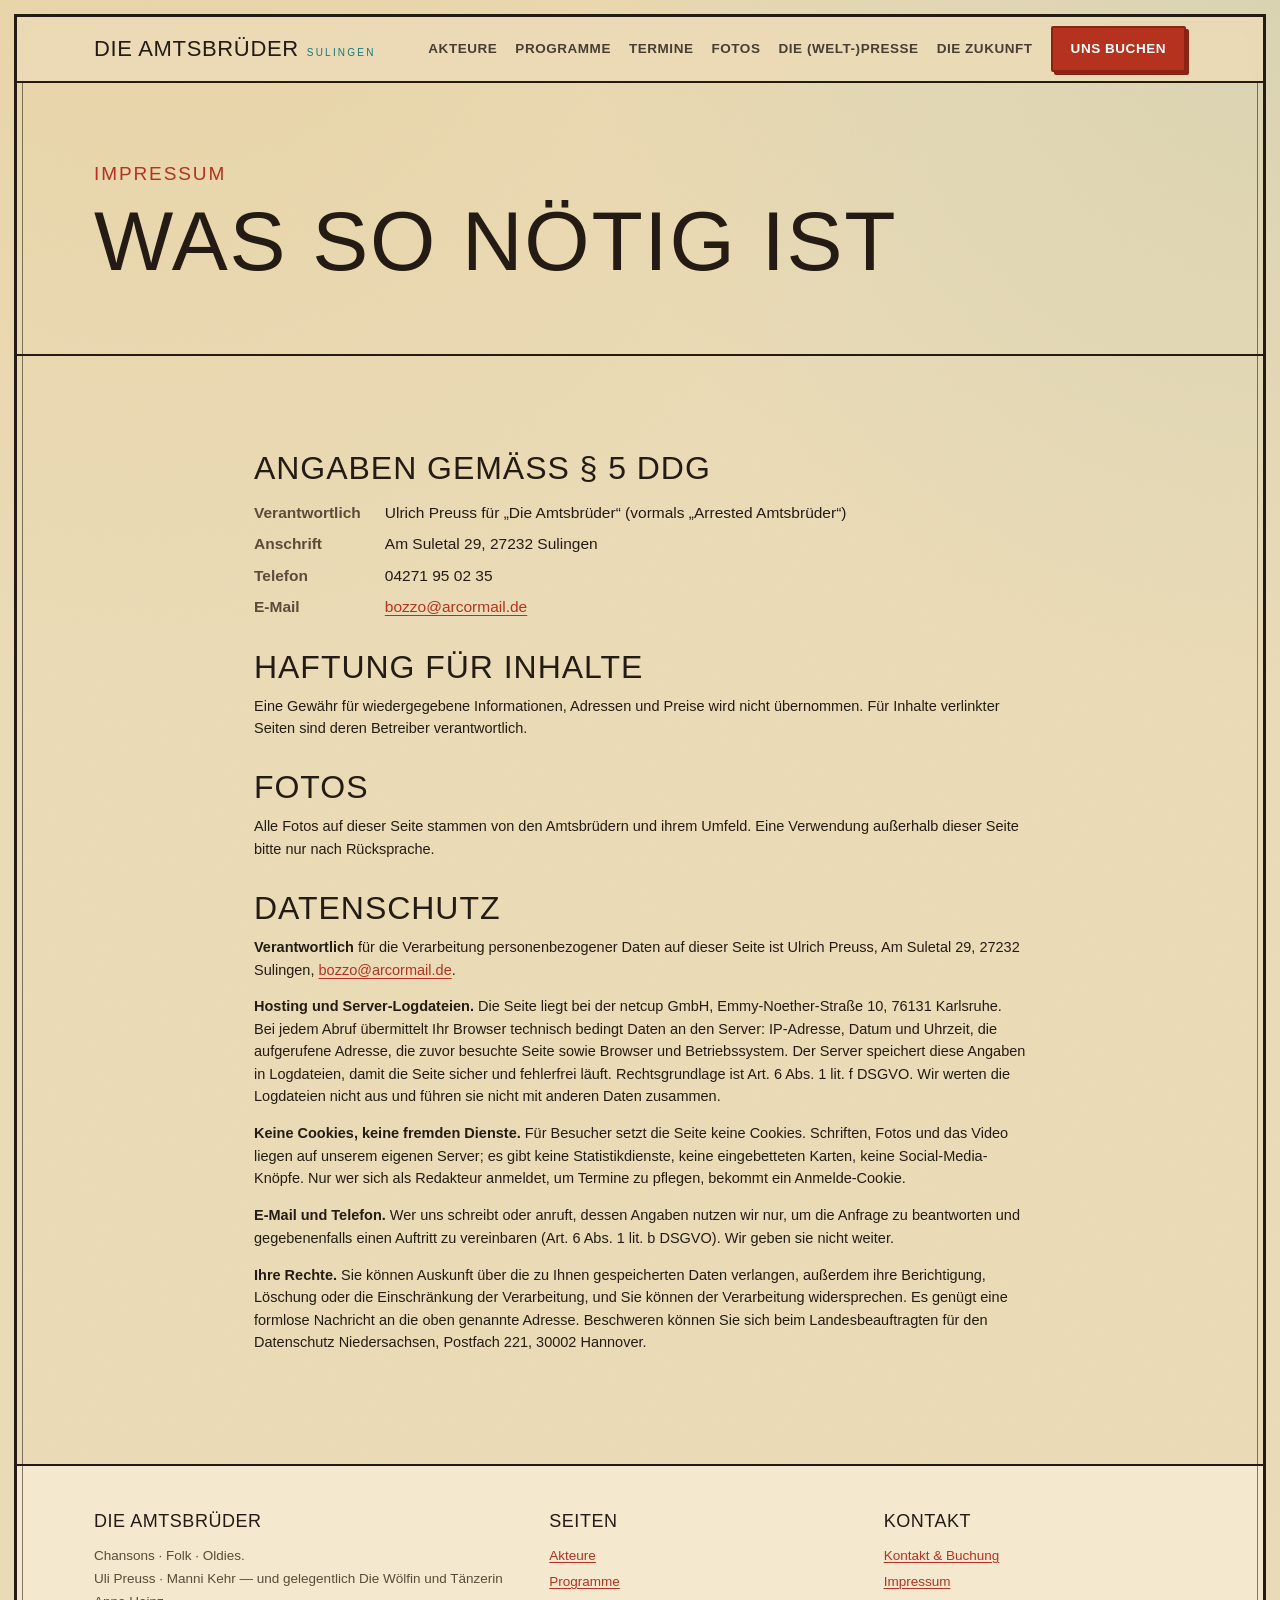
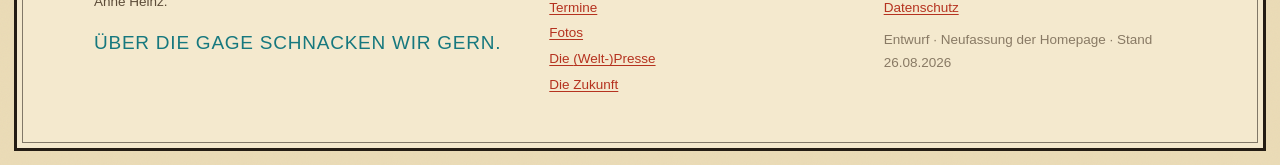
<file: impressum.html>
<!DOCTYPE html>
<html lang="de">
<head>
<meta charset="utf-8">
<meta name="viewport" content="width=device-width, initial-scale=1">
<title>Impressum — Die Amtsbrüder</title>
<meta name="description" content="Impressum und Datenschutz der Amtsbrüder, Sulingen.">
<meta name="color-scheme" content="light dark">
<link rel="stylesheet" href="css/stil.css">
<link rel="icon" href="data:image/svg+xml,%3Csvg xmlns='http://www.w3.org/2000/svg' viewBox='0 0 100 100'%3E%3Crect width='100' height='100' rx='8' fill='%23B5321F'/%3E%3Ctext x='50' y='72' font-size='64' text-anchor='middle' font-family='Impact,Arial Narrow,sans-serif' fill='%23F4E9CE'%3EA%3C/text%3E%3C/svg%3E">
</head>
<body>
<a class="skip" href="#inhalt">Zum Inhalt springen</a>
<div class="page-frame">
<header class="nav">
  <div class="wrap nav-inner">
    <a class="brand" href="index.html">Die Amtsbrüder <small>Sulingen</small></a>
    <button class="navtoggle" aria-label="Menü" aria-expanded="false" aria-controls="menu">☰</button>
    <nav class="links" id="menu" aria-label="Hauptnavigation">
      <a href="akteure.html">Akteure</a><a href="programme.html">Programme</a><a href="termine.html">Termine</a><a href="fotos.html">Fotos</a><a href="presse.html">Die <span class="nb">(Welt-)Presse</span></a><a href="zukunft.html">Die Zukunft</a>
      <a class="btn" href="kontakt.html">Uns buchen</a>
    </nav>
  </div>
</header>
<main id="inhalt">
<div class="wrap page-head">
  <div class="eyebrow">Impressum</div>
  <h1 class="page-title">Was so nötig ist</h1>
  
</div>

<section class="band">
  <div class="wrap reveal impressum" style="max-width:820px">
    <h3>Angaben gemäß §&nbsp;5 DDG</h3>
    <dl>
      <dt>Verantwortlich</dt><dd>Ulrich Preuss für „Die Amtsbrüder“ (vormals „Arrested Amtsbrüder“)</dd>
      <dt>Anschrift</dt><dd>Am Suletal 29, 27232 Sulingen</dd>
      <dt>Telefon</dt><dd>04271 95 02 35</dd>
      <dt>E-Mail</dt><dd><a href="mailto:bozzo@arcormail.de">bozzo@arcormail.de</a></dd>
    </dl>
    <h3 style="margin-top:32px">Haftung für Inhalte</h3>
    <p class="small">Eine Gewähr für wiedergegebene Informationen, Adressen und Preise wird nicht übernommen. Für Inhalte verlinkter Seiten sind deren Betreiber verantwortlich.</p>
    <h3 style="margin-top:32px">Fotos</h3>
    <p class="small">Alle Fotos auf dieser Seite stammen von den Amtsbrüdern und ihrem Umfeld. Eine Verwendung außerhalb dieser Seite bitte nur nach Rücksprache.</p>
    <h3 id="datenschutz" style="margin-top:32px">Datenschutz</h3>
    <p class="small"><strong>Verantwortlich</strong> für die Verarbeitung personenbezogener Daten auf dieser Seite ist Ulrich Preuss, Am Suletal 29, 27232 Sulingen, <a href="mailto:bozzo@arcormail.de">bozzo@arcormail.de</a>.</p>
    <p class="small"><strong>Hosting und Server-Logdateien.</strong> Die Seite liegt bei der netcup GmbH, Emmy-Noether-Straße 10, 76131 Karlsruhe. Bei jedem Abruf übermittelt Ihr Browser technisch bedingt Daten an den Server: IP-Adresse, Datum und Uhrzeit, die aufgerufene Adresse, die zuvor besuchte Seite sowie Browser und Betriebssystem. Der Server speichert diese Angaben in Logdateien, damit die Seite sicher und fehlerfrei läuft. Rechtsgrundlage ist Art.&nbsp;6 Abs.&nbsp;1 lit.&nbsp;f DSGVO. Wir werten die Logdateien nicht aus und führen sie nicht mit anderen Daten zusammen.</p>
    <p class="small"><strong>Keine Cookies, keine fremden Dienste.</strong> Für Besucher setzt die Seite keine Cookies. Schriften, Fotos und das Video liegen auf unserem eigenen Server; es gibt keine Statistikdienste, keine eingebetteten Karten, keine Social-Media-Knöpfe. Nur wer sich als Redakteur anmeldet, um Termine zu pflegen, bekommt ein Anmelde-Cookie.</p>
    <p class="small"><strong>E-Mail und Telefon.</strong> Wer uns schreibt oder anruft, dessen Angaben nutzen wir nur, um die Anfrage zu beantworten und gegebenenfalls einen Auftritt zu vereinbaren (Art.&nbsp;6 Abs.&nbsp;1 lit.&nbsp;b DSGVO). Wir geben sie nicht weiter.</p>
    <p class="small"><strong>Ihre Rechte.</strong> Sie können Auskunft über die zu Ihnen gespeicherten Daten verlangen, außerdem ihre Berichtigung, Löschung oder die Einschränkung der Verarbeitung, und Sie können der Verarbeitung widersprechen. Es genügt eine formlose Nachricht an die oben genannte Adresse. Beschweren können Sie sich beim Landesbeauftragten für den Datenschutz Niedersachsen, Postfach 221, 30002 Hannover.</p>
  </div>
</section>
</main>
<footer>
  <div class="wrap foot-grid">
    <div>
      <h5>Die Amtsbrüder</h5>
      <p>Chansons · Folk · Oldies.<br>Uli Preuss · Manni Kehr — und gelegentlich Die Wölfin und Tänzerin Anne Heinz.</p>
      <p style="margin-top:14px;color:var(--teal);font-family:var(--font-display);font-size:19px;text-transform:uppercase;letter-spacing:.04em">Über die Gage schnacken wir gern.</p>
    </div>
    <div>
      <h5>Seiten</h5>
      <ul>
        <li><a href="akteure.html">Akteure</a></li>
        <li><a href="programme.html">Programme</a></li>
        <li><a href="termine.html">Termine</a></li>
        <li><a href="fotos.html">Fotos</a></li>
        <li><a href="presse.html">Die <span class="nb">(Welt-)Presse</span></a></li>
        <li><a href="zukunft.html">Die Zukunft</a></li>
      </ul>
    </div>
    <div>
      <h5>Kontakt</h5>
      <ul>
        <li><a href="kontakt.html">Kontakt &amp; Buchung</a></li>
        <li><a href="impressum.html">Impressum</a></li>
        <li><a href="impressum.html#datenschutz">Datenschutz</a></li>
      </ul>
      <p style="margin-top:10px;opacity:.7">Entwurf · Neufassung der Homepage · Stand 26.08.2026</p>
    </div>
  </div>
</footer>
</div>

<script src="js/seite.js"></script>
</body>
</html>
</file>
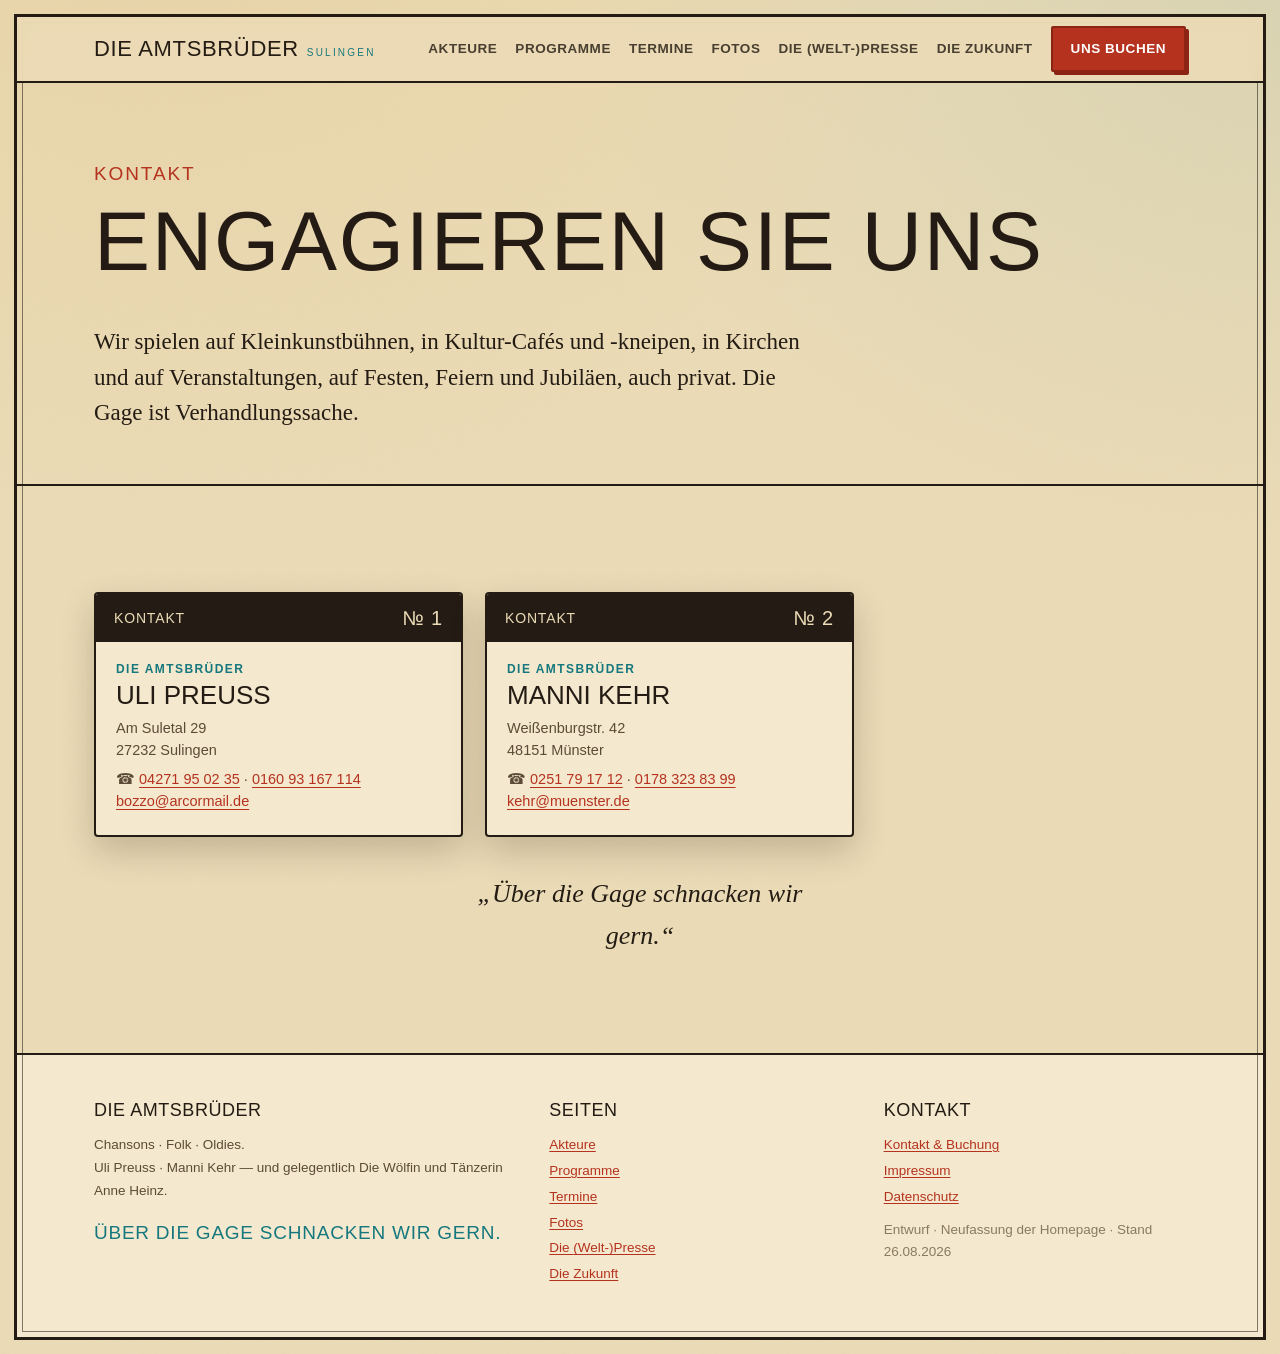
<file: kontakt.html>
<!DOCTYPE html>
<html lang="de">
<head>
<meta charset="utf-8">
<meta name="viewport" content="width=device-width, initial-scale=1">
<title>Kontakt — Die Amtsbrüder buchen</title>
<meta name="description" content="Die Amtsbrüder buchen: Uli Preuss (Sulingen) und Manni Kehr (Münster). Über die Gage schnacken wir gern.">
<meta name="color-scheme" content="light dark">
<link rel="stylesheet" href="css/stil.css">
<link rel="icon" href="data:image/svg+xml,%3Csvg xmlns='http://www.w3.org/2000/svg' viewBox='0 0 100 100'%3E%3Crect width='100' height='100' rx='8' fill='%23B5321F'/%3E%3Ctext x='50' y='72' font-size='64' text-anchor='middle' font-family='Impact,Arial Narrow,sans-serif' fill='%23F4E9CE'%3EA%3C/text%3E%3C/svg%3E">
</head>
<body>
<a class="skip" href="#inhalt">Zum Inhalt springen</a>
<div class="page-frame">
<header class="nav">
  <div class="wrap nav-inner">
    <a class="brand" href="index.html">Die Amtsbrüder <small>Sulingen</small></a>
    <button class="navtoggle" aria-label="Menü" aria-expanded="false" aria-controls="menu">☰</button>
    <nav class="links" id="menu" aria-label="Hauptnavigation">
      <a href="akteure.html">Akteure</a><a href="programme.html">Programme</a><a href="termine.html">Termine</a><a href="fotos.html">Fotos</a><a href="presse.html">Die <span class="nb">(Welt-)Presse</span></a><a href="zukunft.html">Die Zukunft</a>
      <a class="btn" href="kontakt.html">Uns buchen</a>
    </nav>
  </div>
</header>
<main id="inhalt">
<div class="wrap page-head">
  <div class="eyebrow">Kontakt</div>
  <h1 class="page-title">Engagieren Sie uns</h1>
  <p class="lead">Wir spielen auf Kleinkunstbühnen, in Kultur-Cafés und -kneipen, in Kirchen und auf Veranstaltungen, auf Festen, Feiern und Jubiläen, auch privat. Die Gage ist Verhandlungssache.</p>
</div>

<section class="band">
  <div class="wrap reveal">
    <div class="tickets">
      <div class="ticket">
        <div class="stub"><span>Kontakt</span><b>№ 1</b></div>
        <div class="body">
          <div class="role">Die Amtsbrüder</div>
          <div class="name">Uli Preuss</div>
          <div class="addr">Am Suletal 29<br>27232 Sulingen</div>
          <div class="row">☎ <a href="tel:+494271950235">04271 95 02 35</a> · <a href="tel:+4916093167114">0160 93 167 114</a><br><a href="mailto:bozzo@arcormail.de">bozzo@arcormail.de</a></div>
        </div>
      </div>
      <div class="ticket">
        <div class="stub"><span>Kontakt</span><b>№ 2</b></div>
        <div class="body">
          <div class="role">Die Amtsbrüder</div>
          <div class="name">Manni Kehr</div>
          <div class="addr">Weißenburgstr. 42<br>48151 Münster</div>
          <div class="row">☎ <a href="tel:+49251791712">0251 79 17 12</a> · <a href="tel:+491783238399">0178 323 83 99</a><br><a href="mailto:kehr@muenster.de">kehr@muenster.de</a></div>
        </div>
      </div>
    </div>
    <p class="gage">„Über die Gage schnacken wir gern.“</p>
  </div>
</section>
</main>
<footer>
  <div class="wrap foot-grid">
    <div>
      <h5>Die Amtsbrüder</h5>
      <p>Chansons · Folk · Oldies.<br>Uli Preuss · Manni Kehr — und gelegentlich Die Wölfin und Tänzerin Anne Heinz.</p>
      <p style="margin-top:14px;color:var(--teal);font-family:var(--font-display);font-size:19px;text-transform:uppercase;letter-spacing:.04em">Über die Gage schnacken wir gern.</p>
    </div>
    <div>
      <h5>Seiten</h5>
      <ul>
        <li><a href="akteure.html">Akteure</a></li>
        <li><a href="programme.html">Programme</a></li>
        <li><a href="termine.html">Termine</a></li>
        <li><a href="fotos.html">Fotos</a></li>
        <li><a href="presse.html">Die <span class="nb">(Welt-)Presse</span></a></li>
        <li><a href="zukunft.html">Die Zukunft</a></li>
      </ul>
    </div>
    <div>
      <h5>Kontakt</h5>
      <ul>
        <li><a href="kontakt.html">Kontakt &amp; Buchung</a></li>
        <li><a href="impressum.html">Impressum</a></li>
        <li><a href="impressum.html#datenschutz">Datenschutz</a></li>
      </ul>
      <p style="margin-top:10px;opacity:.7">Entwurf · Neufassung der Homepage · Stand 26.08.2026</p>
    </div>
  </div>
</footer>
</div>

<script src="js/seite.js"></script>
</body>
</html>
</file>
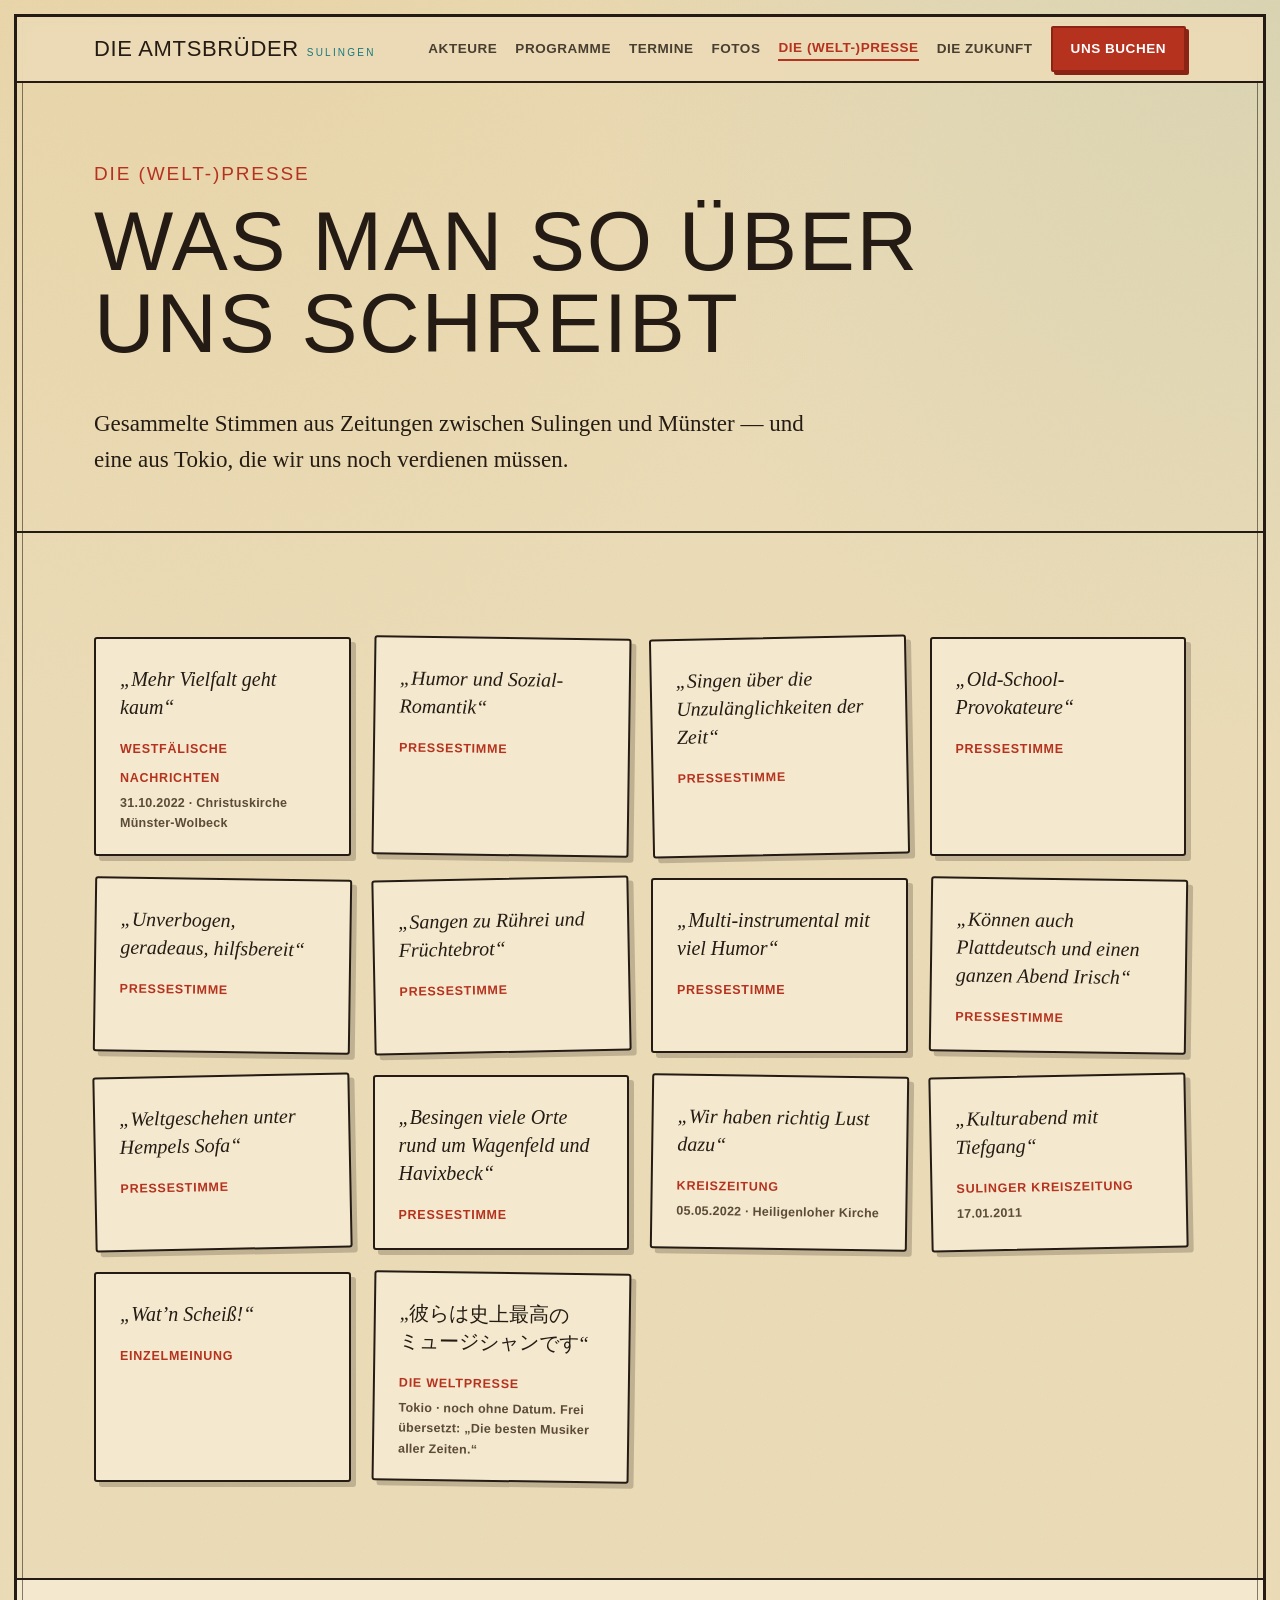
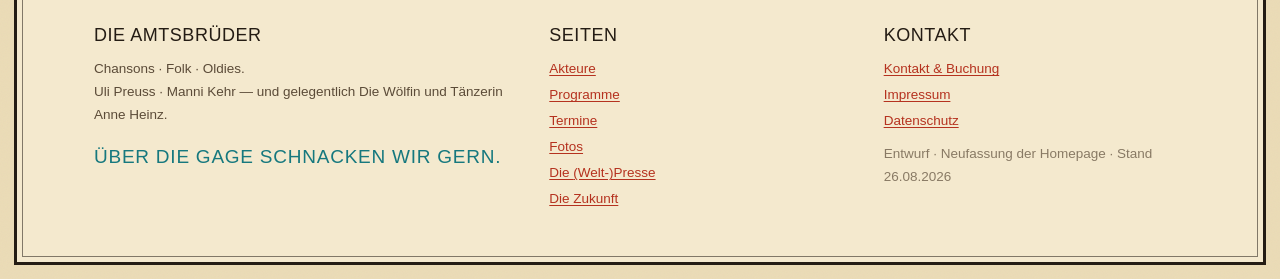
<file: presse.html>
<!DOCTYPE html>
<html lang="de">
<head>
<meta charset="utf-8">
<meta name="viewport" content="width=device-width, initial-scale=1">
<title>Die (Welt-)Presse — Die Amtsbrüder</title>
<meta name="description" content="Pressestimmen zu den Amtsbrüdern: „Mehr Vielfalt geht kaum“, „Old-School-Provokateure“, „Weltgeschehen unter Hempels Sofa“.">
<meta name="color-scheme" content="light dark">
<link rel="stylesheet" href="css/stil.css">
<link rel="icon" href="data:image/svg+xml,%3Csvg xmlns='http://www.w3.org/2000/svg' viewBox='0 0 100 100'%3E%3Crect width='100' height='100' rx='8' fill='%23B5321F'/%3E%3Ctext x='50' y='72' font-size='64' text-anchor='middle' font-family='Impact,Arial Narrow,sans-serif' fill='%23F4E9CE'%3EA%3C/text%3E%3C/svg%3E">
</head>
<body>
<a class="skip" href="#inhalt">Zum Inhalt springen</a>
<div class="page-frame">
<header class="nav">
  <div class="wrap nav-inner">
    <a class="brand" href="index.html">Die Amtsbrüder <small>Sulingen</small></a>
    <button class="navtoggle" aria-label="Menü" aria-expanded="false" aria-controls="menu">☰</button>
    <nav class="links" id="menu" aria-label="Hauptnavigation">
      <a href="akteure.html">Akteure</a><a href="programme.html">Programme</a><a href="termine.html">Termine</a><a href="fotos.html">Fotos</a><a href="presse.html" aria-current="page">Die <span class="nb">(Welt-)Presse</span></a><a href="zukunft.html">Die Zukunft</a>
      <a class="btn" href="kontakt.html">Uns buchen</a>
    </nav>
  </div>
</header>
<main id="inhalt">
<div class="wrap page-head">
  <div class="eyebrow">Die <span class="nb">(Welt-)Presse</span></div>
  <h1 class="page-title">Was man so über uns schreibt</h1>
  <p class="lead">Gesammelte Stimmen aus Zeitungen zwischen Sulingen und Münster — und eine aus Tokio, die wir uns noch verdienen müssen.</p>
</div>

<section class="band">
  <div class="wrap reveal">
    <div class="press-grid">
      <blockquote class="stamp"><p class="q">Mehr Vielfalt geht kaum</p><cite>Westfälische Nachrichten<span>31.10.2022 · Christuskirche Münster-Wolbeck</span></cite></blockquote>
      <blockquote class="stamp"><p class="q">Humor und Sozial-Romantik</p><cite>Pressestimme</cite></blockquote>
      <blockquote class="stamp"><p class="q">Singen über die Unzulänglichkeiten der Zeit</p><cite>Pressestimme</cite></blockquote>
      <blockquote class="stamp"><p class="q">Old-School-Provokateure</p><cite>Pressestimme</cite></blockquote>
      <blockquote class="stamp"><p class="q">Unverbogen, geradeaus, hilfsbereit</p><cite>Pressestimme</cite></blockquote>
      <blockquote class="stamp"><p class="q">Sangen zu Rührei und Früchtebrot</p><cite>Pressestimme</cite></blockquote>
      <blockquote class="stamp"><p class="q">Multi-instrumental mit viel Humor</p><cite>Pressestimme</cite></blockquote>
      <blockquote class="stamp"><p class="q">Können auch Plattdeutsch und einen ganzen Abend Irisch</p><cite>Pressestimme</cite></blockquote>
      <blockquote class="stamp"><p class="q">Weltgeschehen unter Hempels Sofa</p><cite>Pressestimme</cite></blockquote>
      <blockquote class="stamp"><p class="q">Besingen viele Orte rund um Wagenfeld und Havixbeck</p><cite>Pressestimme</cite></blockquote>
      <blockquote class="stamp"><p class="q">Wir haben richtig Lust dazu</p><cite>Kreiszeitung<span>05.05.2022 · Heiligenloher Kirche</span></cite></blockquote>
      <blockquote class="stamp"><p class="q">Kulturabend mit Tiefgang</p><cite>Sulinger Kreiszeitung<span>17.01.2011</span></cite></blockquote>
      <blockquote class="stamp"><p class="q">Wat’n Scheiß!</p><cite>Einzelmeinung</cite></blockquote>
      <blockquote class="stamp"><p class="q jp">彼らは史上最高のミュージシャンです</p><cite>Die Weltpresse<span>Tokio · noch ohne Datum. Frei übersetzt: „Die besten Musiker aller Zeiten.“</span></cite></blockquote>
    </div>
  </div>
</section>
</main>
<footer>
  <div class="wrap foot-grid">
    <div>
      <h5>Die Amtsbrüder</h5>
      <p>Chansons · Folk · Oldies.<br>Uli Preuss · Manni Kehr — und gelegentlich Die Wölfin und Tänzerin Anne Heinz.</p>
      <p style="margin-top:14px;color:var(--teal);font-family:var(--font-display);font-size:19px;text-transform:uppercase;letter-spacing:.04em">Über die Gage schnacken wir gern.</p>
    </div>
    <div>
      <h5>Seiten</h5>
      <ul>
        <li><a href="akteure.html">Akteure</a></li>
        <li><a href="programme.html">Programme</a></li>
        <li><a href="termine.html">Termine</a></li>
        <li><a href="fotos.html">Fotos</a></li>
        <li><a href="presse.html">Die <span class="nb">(Welt-)Presse</span></a></li>
        <li><a href="zukunft.html">Die Zukunft</a></li>
      </ul>
    </div>
    <div>
      <h5>Kontakt</h5>
      <ul>
        <li><a href="kontakt.html">Kontakt &amp; Buchung</a></li>
        <li><a href="impressum.html">Impressum</a></li>
        <li><a href="impressum.html#datenschutz">Datenschutz</a></li>
      </ul>
      <p style="margin-top:10px;opacity:.7">Entwurf · Neufassung der Homepage · Stand 26.08.2026</p>
    </div>
  </div>
</footer>
</div>

<script src="js/seite.js"></script>
</body>
</html>
</file>
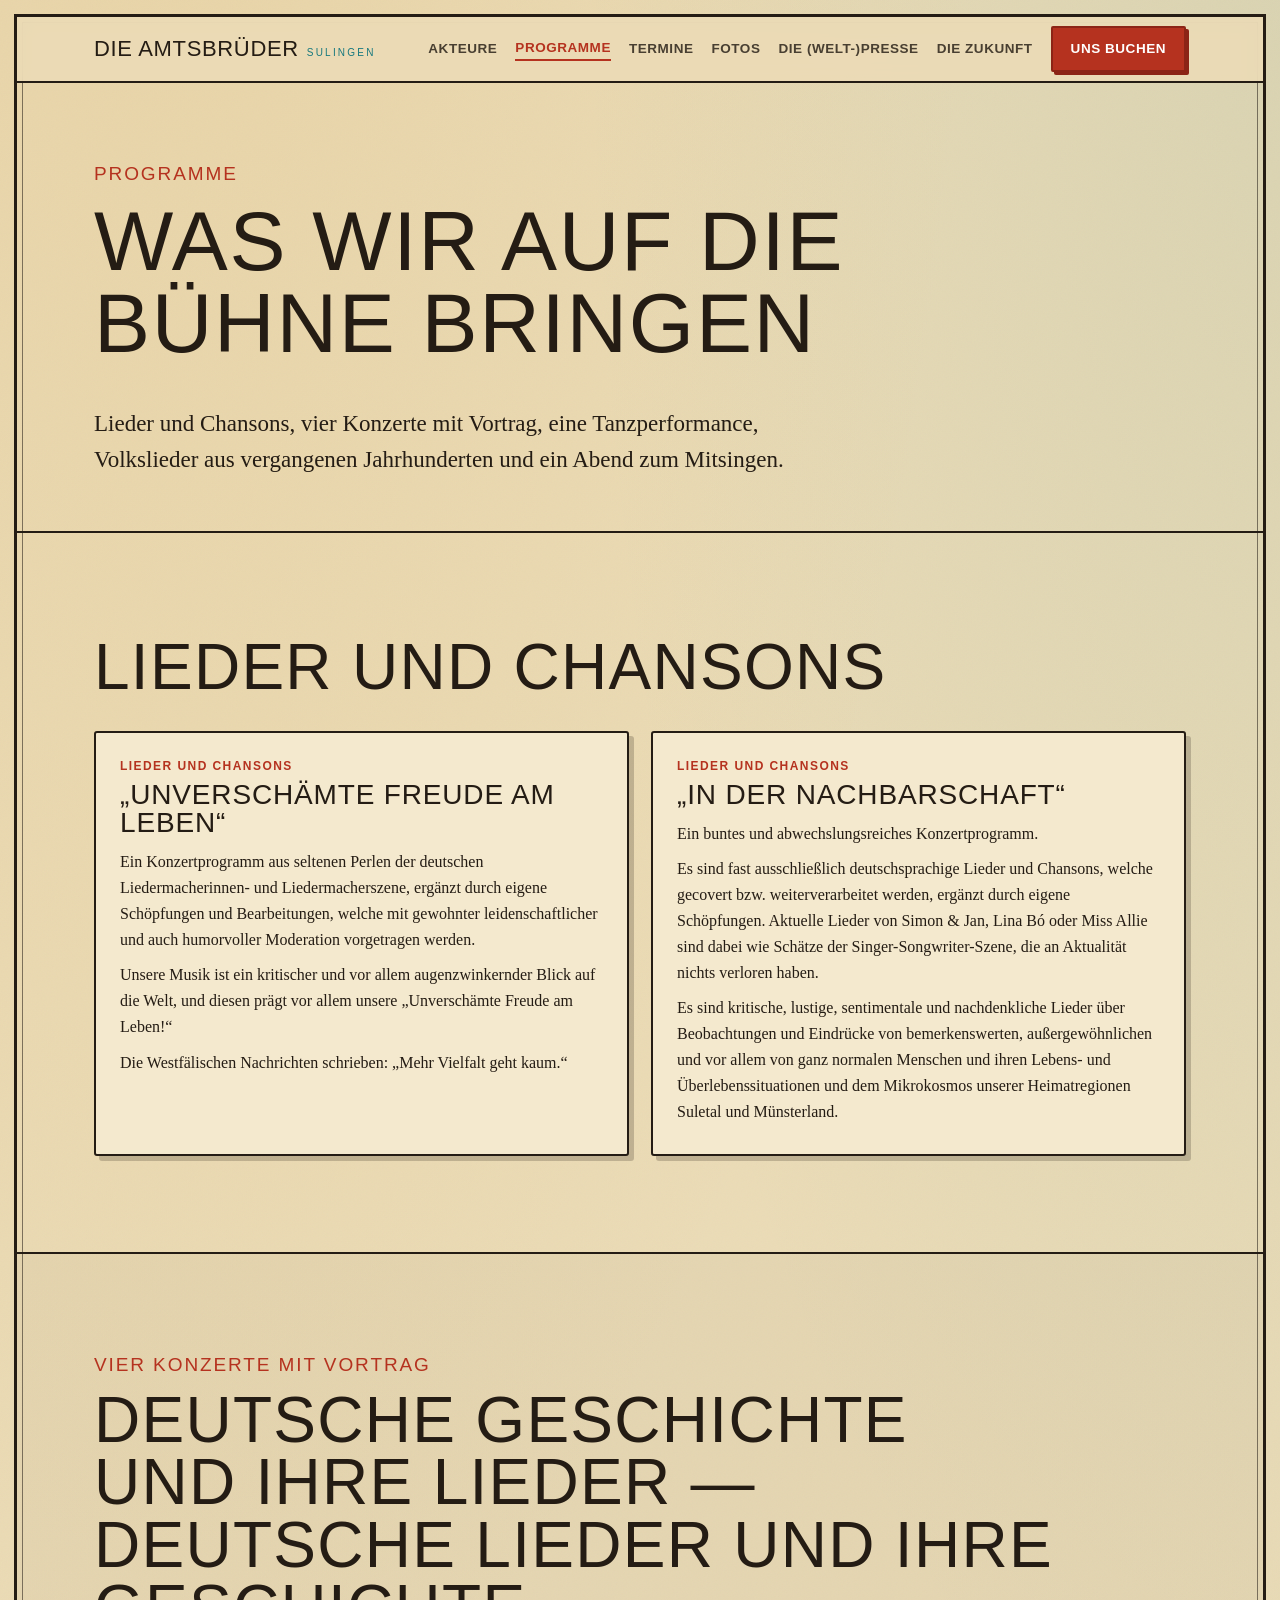
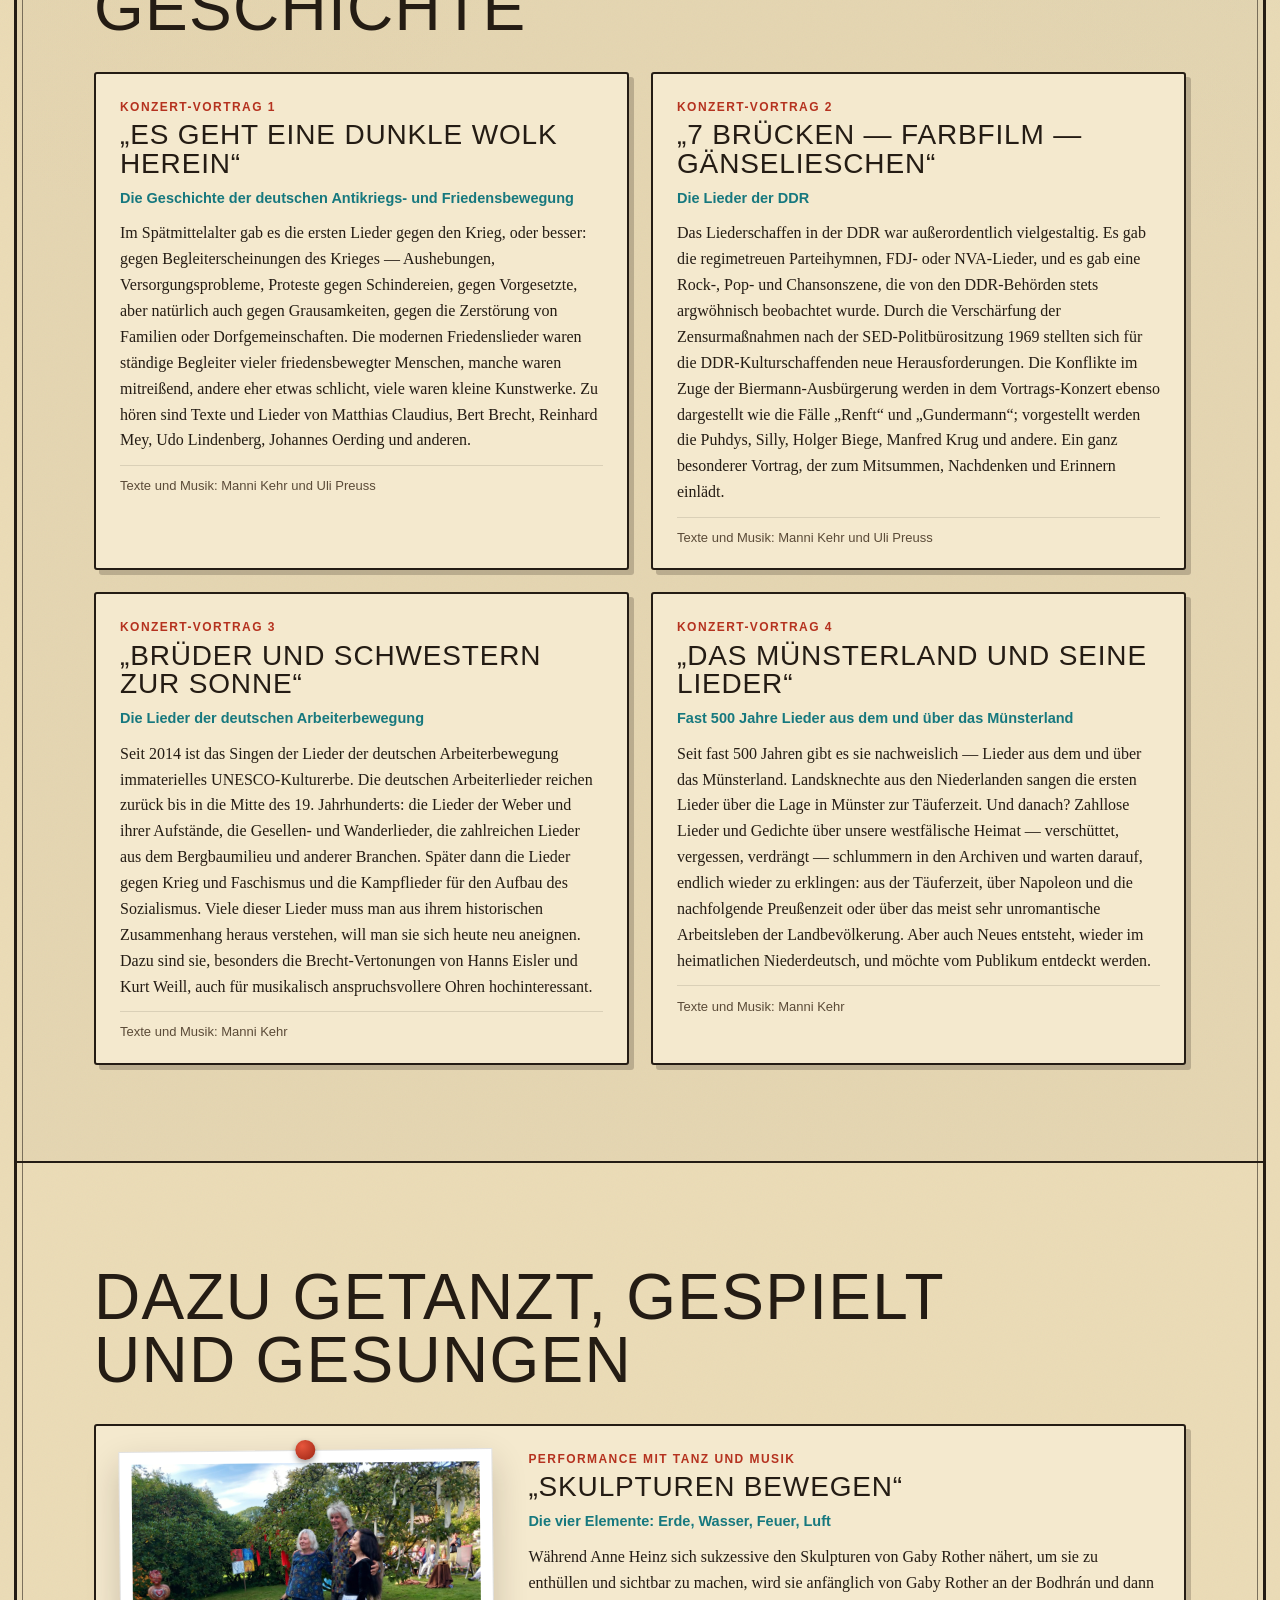
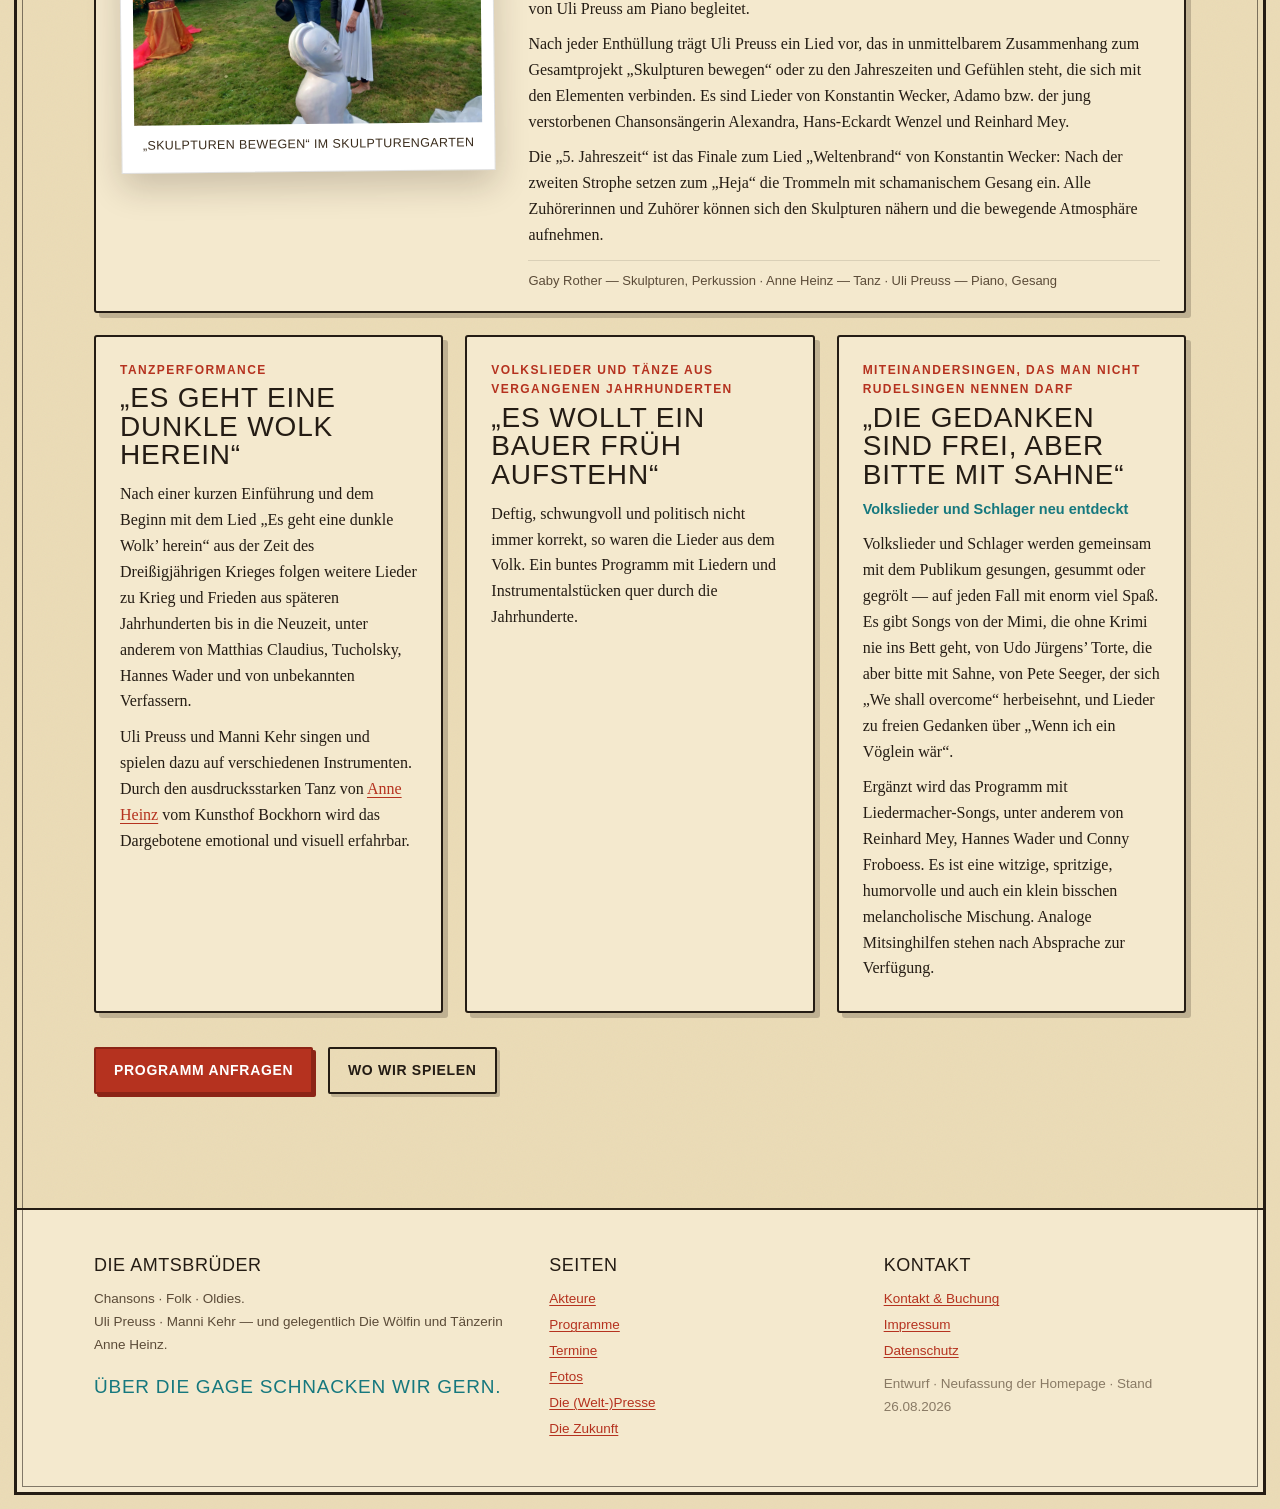
<file: programme.html>
<!DOCTYPE html>
<html lang="de">
<head>
<meta charset="utf-8">
<meta name="viewport" content="width=device-width, initial-scale=1">
<title>Programme — Die Amtsbrüder</title>
<meta name="description" content="Die Programme der Amtsbrüder: „Unverschämte Freude am Leben“, „In der Nachbarschaft“, vier Konzerte mit Vortrag zur deutschen Geschichte, die Tanzperformance „Es geht eine dunkle Wolk herein“ und ein Abend zum Mitsingen.">
<meta name="color-scheme" content="light dark">
<link rel="stylesheet" href="css/stil.css">
<link rel="icon" href="data:image/svg+xml,%3Csvg xmlns='http://www.w3.org/2000/svg' viewBox='0 0 100 100'%3E%3Crect width='100' height='100' rx='8' fill='%23B5321F'/%3E%3Ctext x='50' y='72' font-size='64' text-anchor='middle' font-family='Impact,Arial Narrow,sans-serif' fill='%23F4E9CE'%3EA%3C/text%3E%3C/svg%3E">
</head>
<body>
<a class="skip" href="#inhalt">Zum Inhalt springen</a>
<div class="page-frame">
<header class="nav">
  <div class="wrap nav-inner">
    <a class="brand" href="index.html">Die Amtsbrüder <small>Sulingen</small></a>
    <button class="navtoggle" aria-label="Menü" aria-expanded="false" aria-controls="menu">☰</button>
    <nav class="links" id="menu" aria-label="Hauptnavigation">
      <a href="akteure.html">Akteure</a><a href="programme.html" aria-current="page">Programme</a><a href="termine.html">Termine</a><a href="fotos.html">Fotos</a><a href="presse.html">Die <span class="nb">(Welt-)Presse</span></a><a href="zukunft.html">Die Zukunft</a>
      <a class="btn" href="kontakt.html">Uns buchen</a>
    </nav>
  </div>
</header>
<main id="inhalt">
<div class="wrap page-head">
  <div class="eyebrow">Programme</div>
  <h1 class="page-title">Was wir auf die Bühne bringen</h1>
  <p class="lead">Lieder und Chansons, vier Konzerte mit Vortrag, eine Tanzperformance, Volkslieder aus vergangenen Jahrhunderten und ein Abend zum Mitsingen.</p>
</div>

<section class="band">
  <div class="wrap reveal">
    <h2 class="section-title">Lieder und Chansons</h2>
    <div class="programme">
      <article class="programm">
        <div class="art">Lieder und Chansons</div>
        <h3>„Unverschämte Freude am Leben“</h3>
        <p>Ein Konzertprogramm aus seltenen Perlen der deutschen Liedermacherinnen- und Liedermacherszene, ergänzt durch eigene Schöpfungen und Bearbeitungen, welche mit gewohnter leidenschaftlicher und auch humorvoller Moderation vorgetragen werden.</p><p>Unsere Musik ist ein kritischer und vor allem augenzwinkernder Blick auf die Welt, und diesen prägt vor allem unsere „Unverschämte Freude am Leben!“</p><p>Die Westfälischen Nachrichten schrieben: „Mehr Vielfalt geht kaum.“</p>
      </article>
      <article class="programm">
        <div class="art">Lieder und Chansons</div>
        <h3>„In der Nachbarschaft“</h3>
        <p>Ein buntes und abwechslungsreiches Konzertprogramm.</p><p>Es sind fast ausschließlich deutschsprachige Lieder und Chansons, welche gecovert bzw. weiterverarbeitet werden, ergänzt durch eigene Schöpfungen. Aktuelle Lieder von Simon &amp; Jan, Lina Bó oder Miss Allie sind dabei wie Schätze der Singer-Songwriter-Szene, die an Aktualität nichts verloren haben.</p><p>Es sind kritische, lustige, sentimentale und nachdenkliche Lieder über Beobachtungen und Eindrücke von bemerkenswerten, außergewöhnlichen und vor allem von ganz normalen Menschen und ihren Lebens- und Überlebenssituationen und dem Mikrokosmos unserer Heimatregionen Suletal und Münsterland.</p>
      </article>
    </div>
  </div>
</section>

<section class="band tint" id="deutsche-geschichte">
  <div class="wrap reveal">
    <div class="eyebrow">Vier Konzerte mit Vortrag</div>
    <h2 class="section-title">Deutsche Geschichte und ihre Lieder —<br>Deutsche Lieder und ihre Geschichte</h2>
    <div class="programme breit">
      <article class="programm" id="dunkle-wolk-vortrag">
        <div class="art">Konzert-Vortrag 1</div>
        <h3>„Es geht eine dunkle Wolk herein“</h3>
        <p class="unter">Die Geschichte der deutschen Antikriegs- und Friedensbewegung</p>
        <p>Im Spätmittelalter gab es die ersten Lieder gegen den Krieg, oder besser: gegen Begleiterscheinungen des Krieges — Aushebungen, Versorgungsprobleme, Proteste gegen Schindereien, gegen Vorgesetzte, aber natürlich auch gegen Grausamkeiten, gegen die Zerstörung von Familien oder Dorfgemeinschaften. Die modernen Friedenslieder waren ständige Begleiter vieler friedensbewegter Menschen, manche waren mitreißend, andere eher etwas schlicht, viele waren kleine Kunstwerke. Zu hören sind Texte und Lieder von Matthias Claudius, Bert Brecht, Reinhard Mey, Udo Lindenberg, Johannes Oerding und anderen.</p>
        <p class="credit">Texte und Musik: Manni Kehr und Uli Preuss</p>
      </article>
      <article class="programm" id="ddr">
        <div class="art">Konzert-Vortrag 2</div>
        <h3>„7 Brücken — Farbfilm — Gänselieschen“</h3>
        <p class="unter">Die Lieder der DDR</p>
        <p>Das Liederschaffen in der DDR war außerordentlich vielgestaltig. Es gab die regimetreuen Parteihymnen, FDJ- oder NVA-Lieder, und es gab eine Rock-, Pop- und Chansonszene, die von den DDR-Behörden stets argwöhnisch beobachtet wurde. Durch die Verschärfung der Zensurmaßnahmen nach der SED-Politbürositzung 1969 stellten sich für die DDR-Kulturschaffenden neue Herausforderungen. Die Konflikte im Zuge der Biermann-Ausbürgerung werden in dem Vortrags-Konzert ebenso dargestellt wie die Fälle „Renft“ und „Gundermann“; vorgestellt werden die Puhdys, Silly, Holger Biege, Manfred Krug und andere. Ein ganz besonderer Vortrag, der zum Mitsummen, Nachdenken und Erinnern einlädt.</p>
        <p class="credit">Texte und Musik: Manni Kehr und Uli Preuss</p>
      </article>
      <article class="programm" id="arbeiterbewegung">
        <div class="art">Konzert-Vortrag 3</div>
        <h3>„Brüder und Schwestern zur Sonne“</h3>
        <p class="unter">Die Lieder der deutschen Arbeiterbewegung</p>
        <p>Seit 2014 ist das Singen der Lieder der deutschen Arbeiterbewegung immaterielles UNESCO-Kulturerbe. Die deutschen Arbeiterlieder reichen zurück bis in die Mitte des 19.&nbsp;Jahrhunderts: die Lieder der Weber und ihrer Aufstände, die Gesellen- und Wanderlieder, die zahlreichen Lieder aus dem Bergbaumilieu und anderer Branchen. Später dann die Lieder gegen Krieg und Faschismus und die Kampflieder für den Aufbau des Sozialismus. Viele dieser Lieder muss man aus ihrem historischen Zusammenhang heraus verstehen, will man sie sich heute neu aneignen. Dazu sind sie, besonders die Brecht-Vertonungen von Hanns Eisler und Kurt Weill, auch für musikalisch anspruchsvollere Ohren hochinteressant.</p>
        <p class="credit">Texte und Musik: Manni Kehr</p>
      </article>
      <article class="programm" id="muensterland">
        <div class="art">Konzert-Vortrag 4</div>
        <h3>„Das Münsterland und seine Lieder“</h3>
        <p class="unter">Fast 500 Jahre Lieder aus dem und über das Münsterland</p>
        <p>Seit fast 500 Jahren gibt es sie nachweislich — Lieder aus dem und über das Münsterland. Landsknechte aus den Niederlanden sangen die ersten Lieder über die Lage in Münster zur Täuferzeit. Und danach? Zahllose Lieder und Gedichte über unsere westfälische Heimat — verschüttet, vergessen, verdrängt — schlummern in den Archiven und warten darauf, endlich wieder zu erklingen: aus der Täuferzeit, über Napoleon und die nachfolgende Preußenzeit oder über das meist sehr unromantische Arbeitsleben der Landbevölkerung. Aber auch Neues entsteht, wieder im heimatlichen Niederdeutsch, und möchte vom Publikum entdeckt werden.</p>
        <p class="credit">Texte und Musik: Manni Kehr</p>
      </article>
    </div>
  </div>
</section>

<section class="band">
  <div class="wrap reveal">
    <h2 class="section-title">Dazu getanzt, gespielt und gesungen</h2>
    <div class="programme">
      <article class="programm gross" id="skulpturen">
        <figure class="tack r0"><img src="bilder/skulpturen.jpg?v=1788194107" alt="Drei Beteiligte stehen im Garten zwischen den Skulpturen, im Vordergrund ein weißer Skulpturenkopf" loading="lazy"><figcaption>„Skulpturen bewegen“ im Skulpturengarten</figcaption></figure>
        <div class="text">
          <div class="art">Performance mit Tanz und Musik</div>
          <h3>„Skulpturen bewegen“</h3>
          <p class="unter">Die vier Elemente: Erde, Wasser, Feuer, Luft</p>
          <p>Während Anne Heinz sich sukzessive den Skulpturen von Gaby Rother nähert, um sie zu enthüllen und sichtbar zu machen, wird sie anfänglich von Gaby Rother an der Bodhrán und dann von Uli Preuss am Piano begleitet.</p>
          <p>Nach jeder Enthüllung trägt Uli Preuss ein Lied vor, das in unmittelbarem Zusammenhang zum Gesamtprojekt „Skulpturen bewegen“ oder zu den Jahreszeiten und Gefühlen steht, die sich mit den Elementen verbinden. Es sind Lieder von Konstantin Wecker, Adamo bzw. der jung verstorbenen Chansonsängerin Alexandra, Hans-Eckardt Wenzel und Reinhard Mey.</p>
          <p>Die „5.&nbsp;Jahreszeit“ ist das Finale zum Lied „Weltenbrand“ von Konstantin Wecker: Nach der zweiten Strophe setzen zum „Heja“ die Trommeln mit schamanischem Gesang ein. Alle Zuhörerinnen und Zuhörer können sich den Skulpturen nähern und die bewegende Atmosphäre aufnehmen.</p>
          <p class="credit">Gaby Rother — Skulpturen, Perkussion · Anne Heinz — Tanz · Uli Preuss — Piano, Gesang</p>
        </div>
      </article>
      <article class="programm" id="dunkle-wolk">
        <div class="art">Tanzperformance</div>
        <h3>„Es geht eine dunkle Wolk herein“</h3>
        <p>Nach einer kurzen Einführung und dem Beginn mit dem Lied „Es geht eine dunkle Wolk’ herein“ aus der Zeit des Dreißigjährigen Krieges folgen weitere Lieder zu Krieg und Frieden aus späteren Jahrhunderten bis in die Neuzeit, unter anderem von Matthias Claudius, Tucholsky, Hannes Wader und von unbekannten Verfassern.</p>
        <p>Uli Preuss und Manni Kehr singen und spielen dazu auf verschiedenen Instrumenten. Durch den ausdrucksstarken Tanz von <a href="akteure.html#anne">Anne Heinz</a> vom Kunsthof Bockhorn wird das Dargebotene emotional und visuell erfahrbar.</p>
      </article>
      <article class="programm" id="bauer">
        <div class="art">Volkslieder und Tänze aus vergangenen Jahrhunderten</div>
        <h3>„Es wollt ein Bauer früh aufstehn“</h3>
        <p>Deftig, schwungvoll und politisch nicht immer korrekt, so waren die Lieder aus dem Volk. Ein buntes Programm mit Liedern und Instrumentalstücken quer durch die Jahrhunderte.</p>
      </article>
      <article class="programm" id="miteinandersingen">
        <div class="art">Miteinandersingen, das man nicht Rudelsingen nennen darf</div>
        <h3>„Die Gedanken sind frei, aber bitte mit Sahne“</h3>
        <p class="unter">Volkslieder und Schlager neu entdeckt</p>
        <p>Volkslieder und Schlager werden gemeinsam mit dem Publikum gesungen, gesummt oder gegrölt — auf jeden Fall mit enorm viel Spaß. Es gibt Songs von der Mimi, die ohne Krimi nie ins Bett geht, von Udo Jürgens’ Torte, die aber bitte mit Sahne, von Pete Seeger, der sich „We shall overcome“ herbeisehnt, und Lieder zu freien Gedanken über „Wenn ich ein Vöglein wär“.</p>
        <p>Ergänzt wird das Programm mit Liedermacher-Songs, unter anderem von Reinhard Mey, Hannes Wader und Conny Froboess. Es ist eine witzige, spritzige, humorvolle und auch ein klein bisschen melancholische Mischung. Analoge Mitsinghilfen stehen nach Absprache zur Verfügung.</p>
      </article>
    </div>
    <p style="margin-top:34px"><a class="btn" href="kontakt.html">Programm anfragen</a> <a class="btn ghost" href="termine.html" style="margin-left:10px">Wo wir spielen</a></p>
  </div>
</section>
</main>
<footer>
  <div class="wrap foot-grid">
    <div>
      <h5>Die Amtsbrüder</h5>
      <p>Chansons · Folk · Oldies.<br>Uli Preuss · Manni Kehr — und gelegentlich Die Wölfin und Tänzerin Anne Heinz.</p>
      <p style="margin-top:14px;color:var(--teal);font-family:var(--font-display);font-size:19px;text-transform:uppercase;letter-spacing:.04em">Über die Gage schnacken wir gern.</p>
    </div>
    <div>
      <h5>Seiten</h5>
      <ul>
        <li><a href="akteure.html">Akteure</a></li>
        <li><a href="programme.html">Programme</a></li>
        <li><a href="termine.html">Termine</a></li>
        <li><a href="fotos.html">Fotos</a></li>
        <li><a href="presse.html">Die <span class="nb">(Welt-)Presse</span></a></li>
        <li><a href="zukunft.html">Die Zukunft</a></li>
      </ul>
    </div>
    <div>
      <h5>Kontakt</h5>
      <ul>
        <li><a href="kontakt.html">Kontakt &amp; Buchung</a></li>
        <li><a href="impressum.html">Impressum</a></li>
        <li><a href="impressum.html#datenschutz">Datenschutz</a></li>
      </ul>
      <p style="margin-top:10px;opacity:.7">Entwurf · Neufassung der Homepage · Stand 26.08.2026</p>
    </div>
  </div>
</footer>
</div>

<script src="js/seite.js"></script>
</body>
</html>
</file>
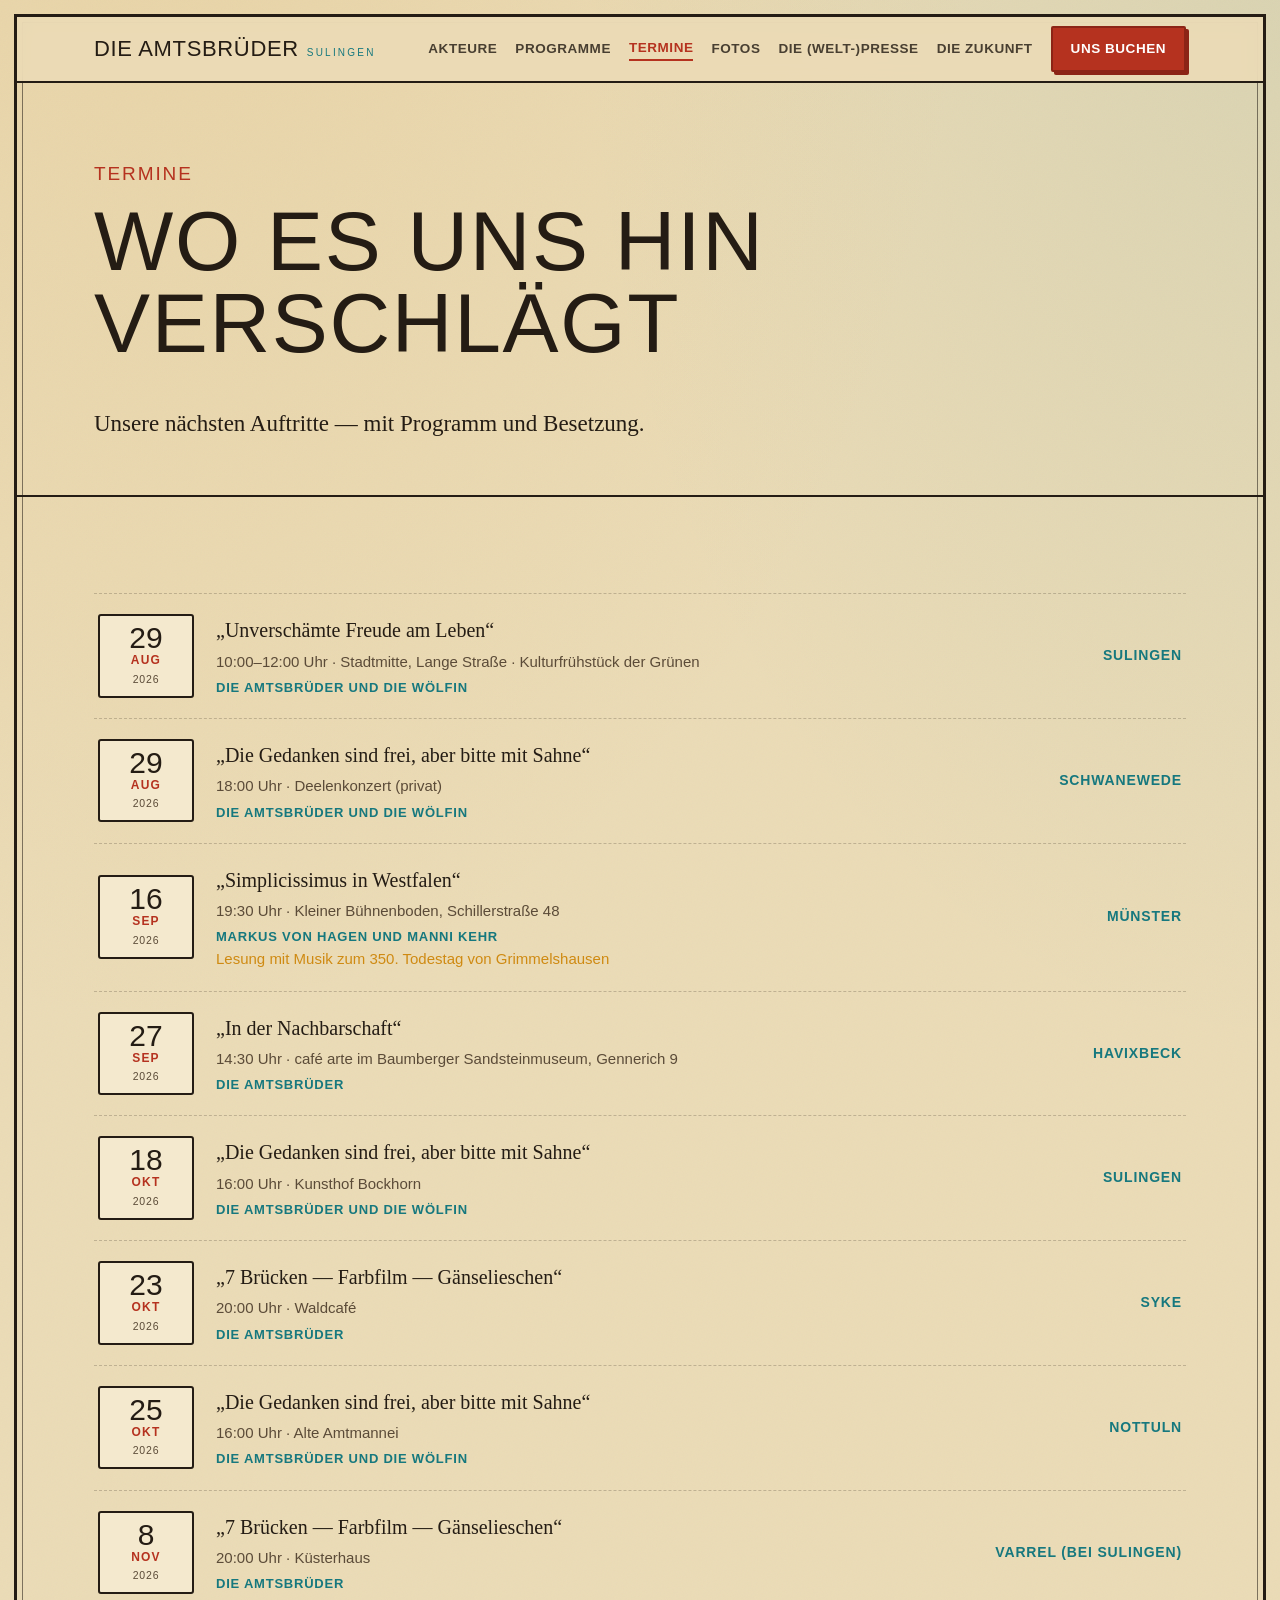
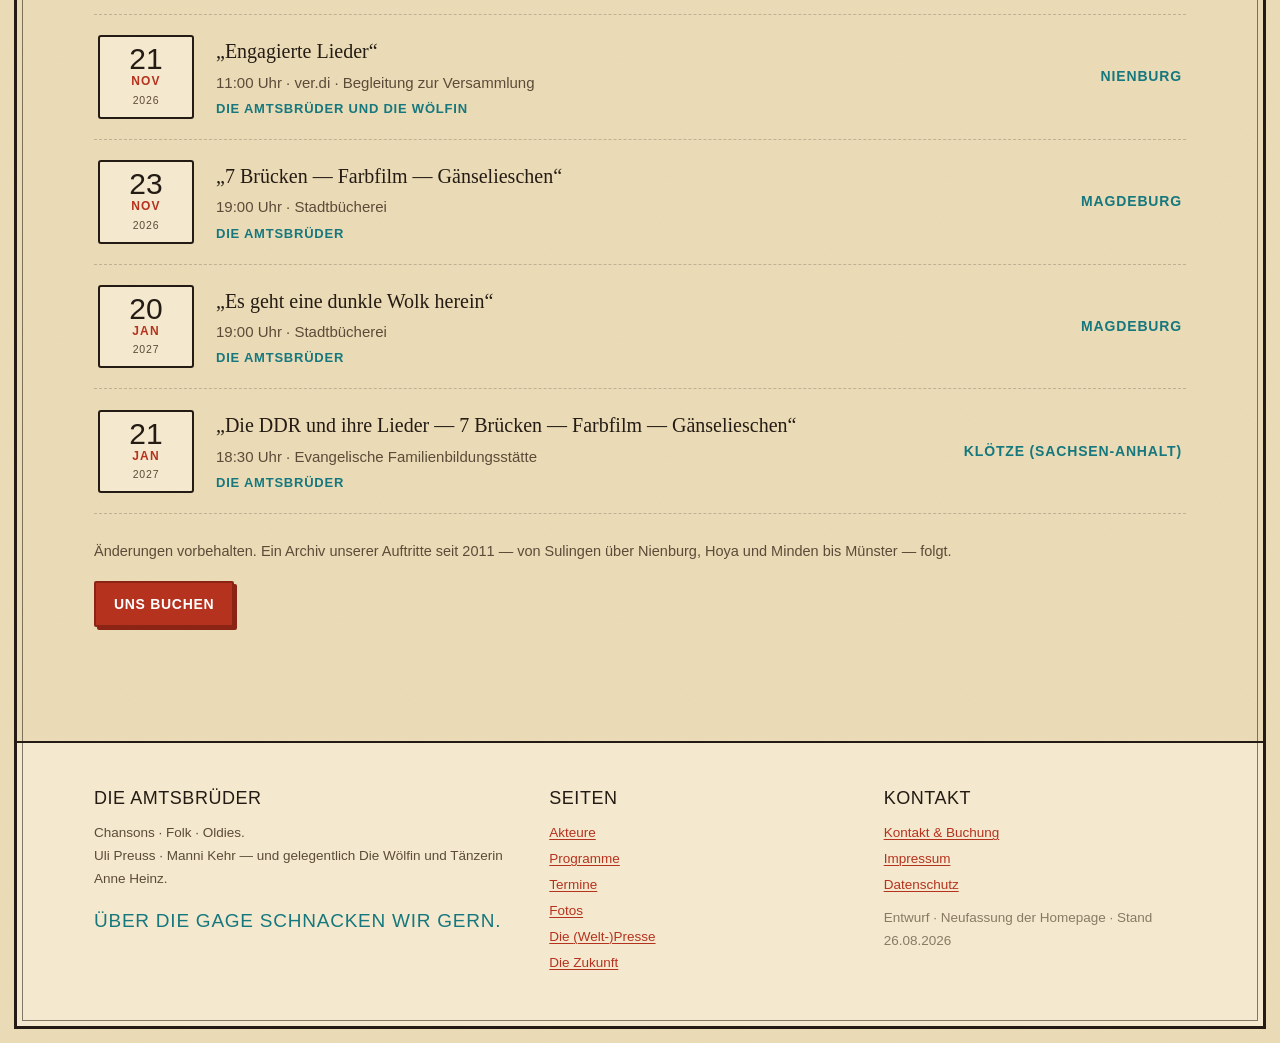
<file: termine.html>
<!DOCTYPE html>
<html lang="de">
<head>
<meta charset="utf-8">
<meta name="viewport" content="width=device-width, initial-scale=1">
<title>Termine — Die Amtsbrüder</title>
<meta name="description" content="Die nächsten Konzerte der Amtsbrüder: Sulingen, Schwanewede, Münster, Syke, Nottuln, Varrel, Nienburg, Magdeburg.">
<meta name="color-scheme" content="light dark">
<link rel="stylesheet" href="css/stil.css">
<link rel="icon" href="data:image/svg+xml,%3Csvg xmlns='http://www.w3.org/2000/svg' viewBox='0 0 100 100'%3E%3Crect width='100' height='100' rx='8' fill='%23B5321F'/%3E%3Ctext x='50' y='72' font-size='64' text-anchor='middle' font-family='Impact,Arial Narrow,sans-serif' fill='%23F4E9CE'%3EA%3C/text%3E%3C/svg%3E">
</head>
<body>
<a class="skip" href="#inhalt">Zum Inhalt springen</a>
<div class="page-frame">
<header class="nav">
  <div class="wrap nav-inner">
    <a class="brand" href="index.html">Die Amtsbrüder <small>Sulingen</small></a>
    <button class="navtoggle" aria-label="Menü" aria-expanded="false" aria-controls="menu">☰</button>
    <nav class="links" id="menu" aria-label="Hauptnavigation">
      <a href="akteure.html">Akteure</a><a href="programme.html">Programme</a><a href="termine.html" aria-current="page">Termine</a><a href="fotos.html">Fotos</a><a href="presse.html">Die <span class="nb">(Welt-)Presse</span></a><a href="zukunft.html">Die Zukunft</a>
      <a class="btn" href="kontakt.html">Uns buchen</a>
    </nav>
  </div>
</header>
<main id="inhalt">
<div class="wrap page-head">
  <div class="eyebrow">Termine</div>
  <h1 class="page-title">Wo es uns hin verschlägt</h1>
  <p class="lead">Unsere nächsten Auftritte — mit Programm und Besetzung.</p>
</div>

<section class="band">
  <div class="wrap reveal">
    <div class="gigs">
<!-- termine:start 0 -->
      <div class="gig">
        <div class="date"><div class="d">29</div><div class="m">Aug</div><div class="y">2026</div></div>
        <div class="info"><h4>„Unverschämte Freude am Leben“</h4><p>10:00–12:00 Uhr · Stadtmitte, Lange Straße · Kulturfrühstück der Grünen</p><p class="wer">Die Amtsbrüder und die Wölfin</p></div>
        <div class="where">Sulingen</div>
      </div>
      <div class="gig">
        <div class="date"><div class="d">29</div><div class="m">Aug</div><div class="y">2026</div></div>
        <div class="info"><h4>„Die Gedanken sind frei, aber bitte mit Sahne“</h4><p>18:00 Uhr · Deelenkonzert (privat)</p><p class="wer">Die Amtsbrüder und die Wölfin</p></div>
        <div class="where">Schwanewede</div>
      </div>
      <div class="gig">
        <div class="date"><div class="d">16</div><div class="m">Sep</div><div class="y">2026</div></div>
        <div class="info"><h4>„Simplicissimus in Westfalen“</h4><p>19:30 Uhr · Kleiner Bühnenboden, Schillerstraße 48</p><p class="wer">Markus von Hagen und Manni Kehr</p><p class="small" style="color:var(--gold)">Lesung mit Musik zum 350. Todestag von Grimmelshausen</p></div>
        <div class="where">Münster</div>
      </div>
      <div class="gig">
        <div class="date"><div class="d">27</div><div class="m">Sep</div><div class="y">2026</div></div>
        <div class="info"><h4>„In der Nachbarschaft“</h4><p>14:30 Uhr · café arte im Baumberger Sandsteinmuseum, Gennerich 9</p><p class="wer">Die Amtsbrüder</p></div>
        <div class="where">Havixbeck</div>
      </div>
      <div class="gig">
        <div class="date"><div class="d">18</div><div class="m">Okt</div><div class="y">2026</div></div>
        <div class="info"><h4>„Die Gedanken sind frei, aber bitte mit Sahne“</h4><p>16:00 Uhr · Kunsthof Bockhorn</p><p class="wer">Die Amtsbrüder und die Wölfin</p></div>
        <div class="where">Sulingen</div>
      </div>
      <div class="gig">
        <div class="date"><div class="d">23</div><div class="m">Okt</div><div class="y">2026</div></div>
        <div class="info"><h4>„7 Brücken — Farbfilm — Gänselieschen“</h4><p>20:00 Uhr · Waldcafé</p><p class="wer">Die Amtsbrüder</p></div>
        <div class="where">Syke</div>
      </div>
      <div class="gig">
        <div class="date"><div class="d">25</div><div class="m">Okt</div><div class="y">2026</div></div>
        <div class="info"><h4>„Die Gedanken sind frei, aber bitte mit Sahne“</h4><p>16:00 Uhr · Alte Amtmannei</p><p class="wer">Die Amtsbrüder und die Wölfin</p></div>
        <div class="where">Nottuln</div>
      </div>
      <div class="gig">
        <div class="date"><div class="d">8</div><div class="m">Nov</div><div class="y">2026</div></div>
        <div class="info"><h4>„7 Brücken — Farbfilm — Gänselieschen“</h4><p>20:00 Uhr · Küsterhaus</p><p class="wer">Die Amtsbrüder</p></div>
        <div class="where">Varrel (bei Sulingen)</div>
      </div>
      <div class="gig">
        <div class="date"><div class="d">21</div><div class="m">Nov</div><div class="y">2026</div></div>
        <div class="info"><h4>„Engagierte Lieder“</h4><p>11:00 Uhr · ver.di · Begleitung zur Versammlung</p><p class="wer">Die Amtsbrüder und die Wölfin</p></div>
        <div class="where">Nienburg</div>
      </div>
      <div class="gig">
        <div class="date"><div class="d">23</div><div class="m">Nov</div><div class="y">2026</div></div>
        <div class="info"><h4>„7 Brücken — Farbfilm — Gänselieschen“</h4><p>19:00 Uhr · Stadtbücherei</p><p class="wer">Die Amtsbrüder</p></div>
        <div class="where">Magdeburg</div>
      </div>
      <div class="gig">
        <div class="date"><div class="d">20</div><div class="m">Jan</div><div class="y">2027</div></div>
        <div class="info"><h4>„Es geht eine dunkle Wolk herein“</h4><p>19:00 Uhr · Stadtbücherei</p><p class="wer">Die Amtsbrüder</p></div>
        <div class="where">Magdeburg</div>
      </div>
      <div class="gig">
        <div class="date"><div class="d">21</div><div class="m">Jan</div><div class="y">2027</div></div>
        <div class="info"><h4>„Die DDR und ihre Lieder — 7 Brücken — Farbfilm — Gänselieschen“</h4><p>18:30 Uhr · Evangelische Familienbildungsstätte</p><p class="wer">Die Amtsbrüder</p></div>
        <div class="where">Klötze (Sachsen-Anhalt)</div>
      </div>
<!-- termine:ende -->
    </div>
    <p class="small muted" style="margin-top:26px">Änderungen vorbehalten. Ein Archiv unserer Auftritte seit 2011 — von Sulingen über Nienburg, Hoya und Minden bis Münster — folgt.</p>
    <p style="margin-top:18px"><a class="btn" href="kontakt.html">Uns buchen</a></p>
  </div>
</section>
</main>
<footer>
  <div class="wrap foot-grid">
    <div>
      <h5>Die Amtsbrüder</h5>
      <p>Chansons · Folk · Oldies.<br>Uli Preuss · Manni Kehr — und gelegentlich Die Wölfin und Tänzerin Anne Heinz.</p>
      <p style="margin-top:14px;color:var(--teal);font-family:var(--font-display);font-size:19px;text-transform:uppercase;letter-spacing:.04em">Über die Gage schnacken wir gern.</p>
    </div>
    <div>
      <h5>Seiten</h5>
      <ul>
        <li><a href="akteure.html">Akteure</a></li>
        <li><a href="programme.html">Programme</a></li>
        <li><a href="termine.html">Termine</a></li>
        <li><a href="fotos.html">Fotos</a></li>
        <li><a href="presse.html">Die <span class="nb">(Welt-)Presse</span></a></li>
        <li><a href="zukunft.html">Die Zukunft</a></li>
      </ul>
    </div>
    <div>
      <h5>Kontakt</h5>
      <ul>
        <li><a href="kontakt.html">Kontakt &amp; Buchung</a></li>
        <li><a href="impressum.html">Impressum</a></li>
        <li><a href="impressum.html#datenschutz">Datenschutz</a></li>
      </ul>
      <p style="margin-top:10px;opacity:.7">Entwurf · Neufassung der Homepage · Stand 26.08.2026</p>
    </div>
  </div>
</footer>
</div>

<script src="js/seite.js"></script>
</body>
</html>
</file>
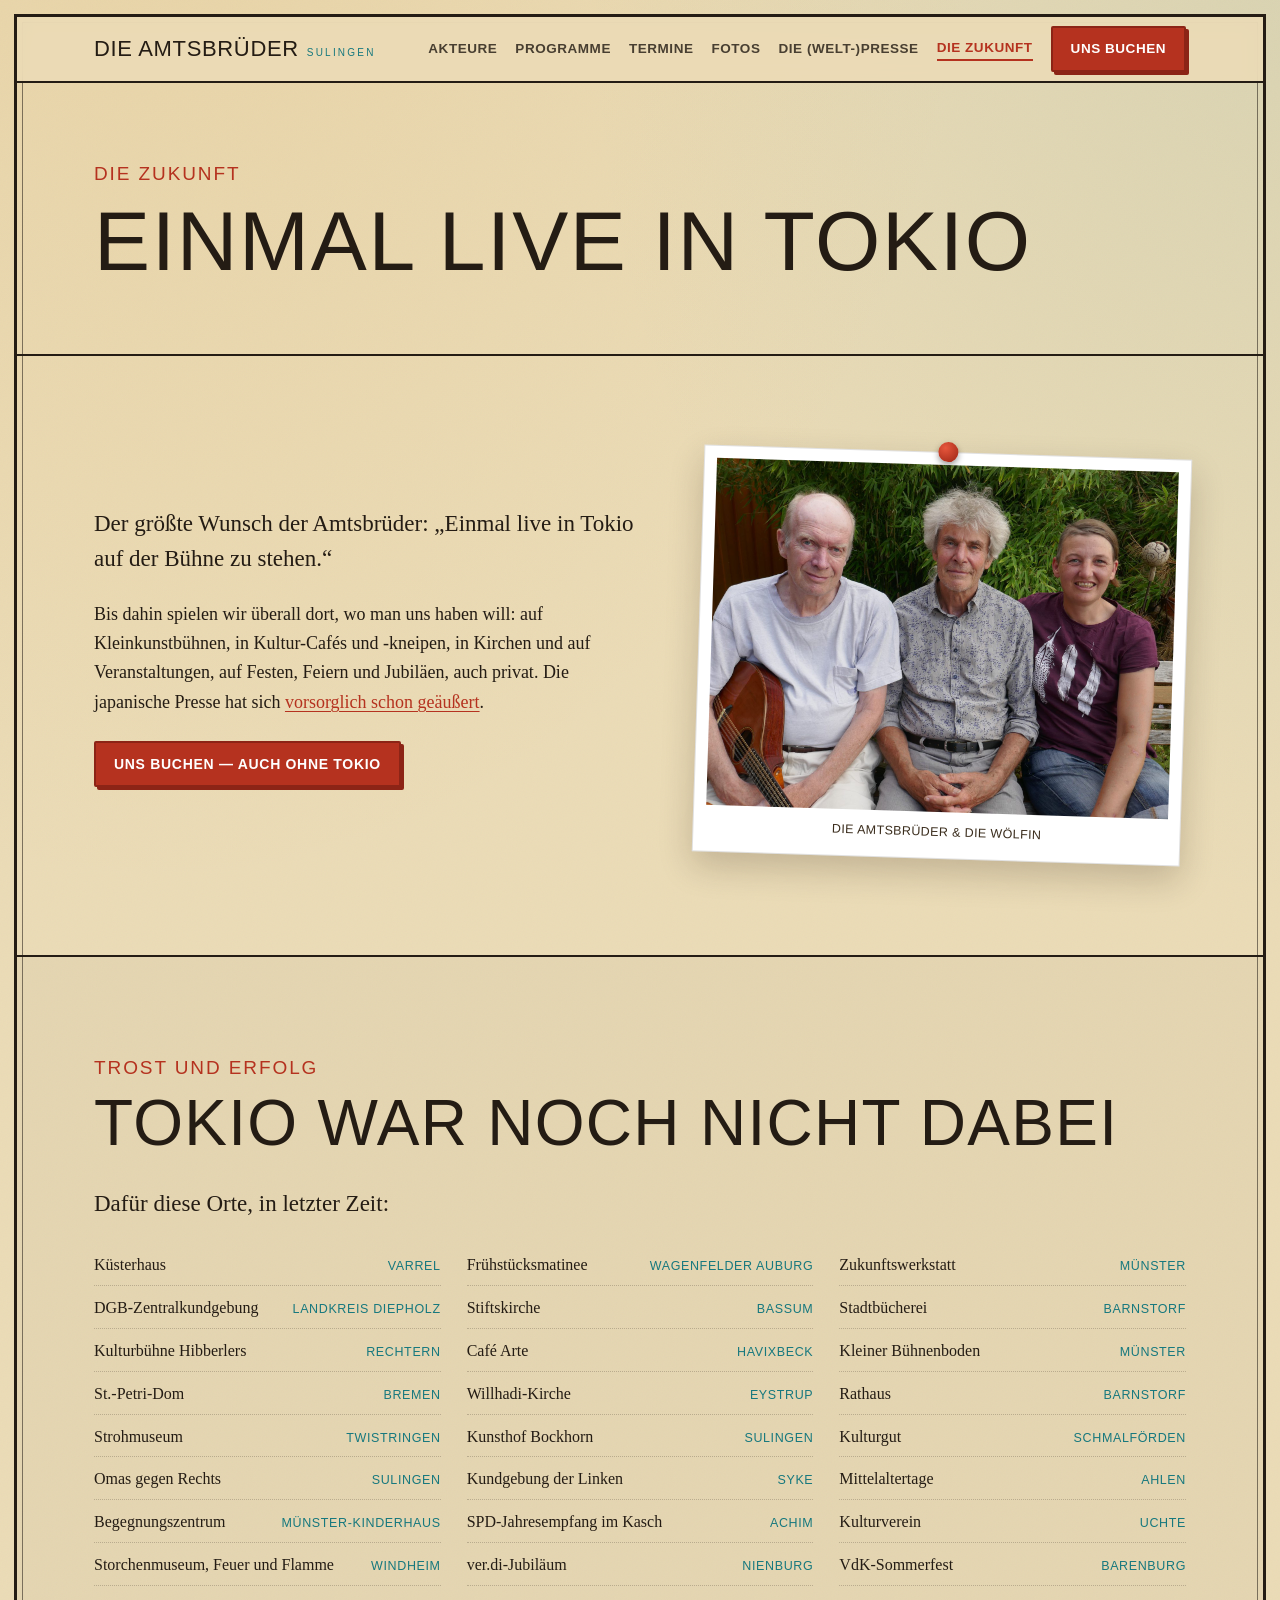
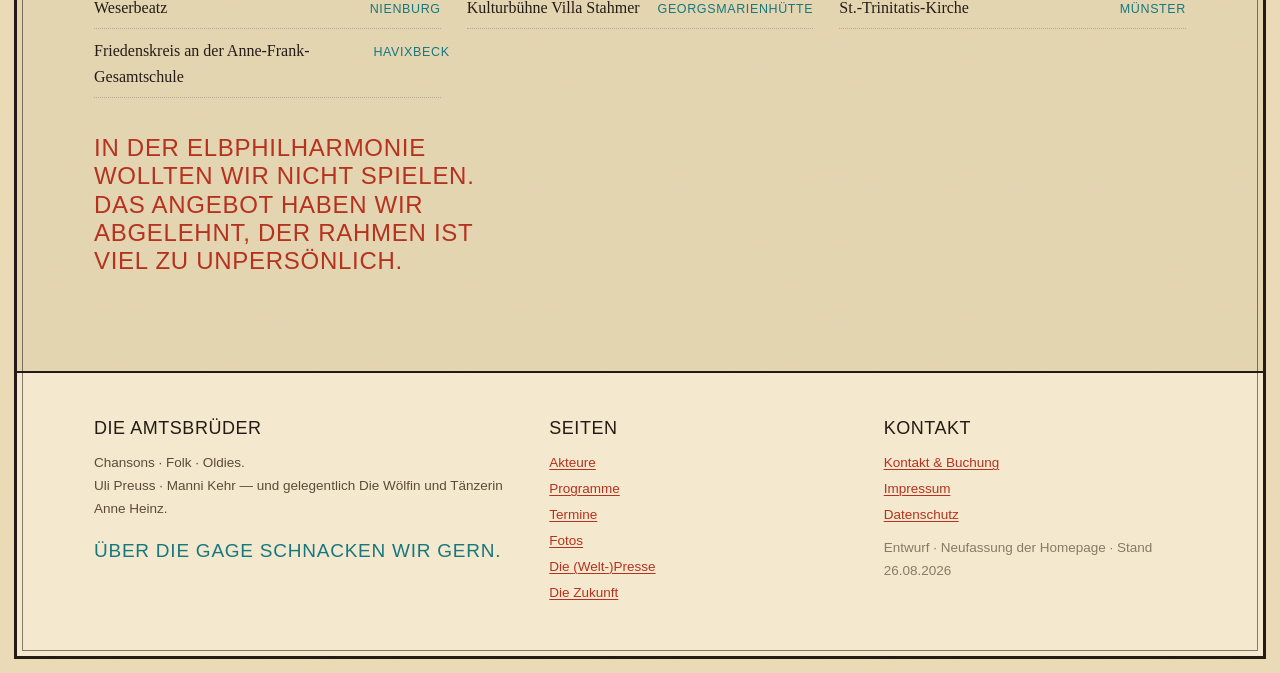
<file: zukunft.html>
<!DOCTYPE html>
<html lang="de">
<head>
<meta charset="utf-8">
<meta name="viewport" content="width=device-width, initial-scale=1">
<title>Die Zukunft — Die Amtsbrüder</title>
<meta name="description" content="Der größte Wunsch der Amtsbrüder: einmal live in Tokio auf der Bühne stehen. Bis dahin: Küsterhaus Varrel, St.-Petri-Dom Bremen, Kunsthof Bockhorn und viele Orte mehr.">
<meta name="color-scheme" content="light dark">
<link rel="stylesheet" href="css/stil.css">
<link rel="icon" href="data:image/svg+xml,%3Csvg xmlns='http://www.w3.org/2000/svg' viewBox='0 0 100 100'%3E%3Crect width='100' height='100' rx='8' fill='%23B5321F'/%3E%3Ctext x='50' y='72' font-size='64' text-anchor='middle' font-family='Impact,Arial Narrow,sans-serif' fill='%23F4E9CE'%3EA%3C/text%3E%3C/svg%3E">
</head>
<body>
<a class="skip" href="#inhalt">Zum Inhalt springen</a>
<div class="page-frame">
<header class="nav">
  <div class="wrap nav-inner">
    <a class="brand" href="index.html">Die Amtsbrüder <small>Sulingen</small></a>
    <button class="navtoggle" aria-label="Menü" aria-expanded="false" aria-controls="menu">☰</button>
    <nav class="links" id="menu" aria-label="Hauptnavigation">
      <a href="akteure.html">Akteure</a><a href="programme.html">Programme</a><a href="termine.html">Termine</a><a href="fotos.html">Fotos</a><a href="presse.html">Die <span class="nb">(Welt-)Presse</span></a><a href="zukunft.html" aria-current="page">Die Zukunft</a>
      <a class="btn" href="kontakt.html">Uns buchen</a>
    </nav>
  </div>
</header>
<main id="inhalt">
<div class="wrap page-head">
  <div class="eyebrow">Die Zukunft</div>
  <h1 class="page-title">Einmal live in Tokio</h1>
  
</div>

<section class="band">
  <div class="wrap two-col reveal">
    <div>
      <p class="lead">Der größte Wunsch der Amtsbrüder: „Einmal live in Tokio auf der Bühne zu stehen.“</p>
      <p>Bis dahin spielen wir überall dort, wo man uns haben will: auf Kleinkunstbühnen, in Kultur-Cafés und -kneipen, in Kirchen und auf Veranstaltungen, auf Festen, Feiern und Jubiläen, auch privat. Die japanische Presse hat sich <a href="presse.html">vorsorglich schon geäußert</a>.</p>
      <p style="margin-top:24px"><a class="btn" href="kontakt.html">Uns buchen — auch ohne Tokio</a></p>
    </div>
    <figure class="tack r1">
      <img src="bilder/woelfin-2.jpg?v=1787141324" alt="Uli Preuss mit Akkordeon, Christina Wolf und Manni Kehr mit Mandola vor einer Wiese" loading="lazy">
      <figcaption>Die Amtsbrüder &amp; Die Wölfin</figcaption>
    </figure>
  </div>
</section>

<section class="band tint" id="bisher">
  <div class="wrap reveal">
    <div class="eyebrow">Trost und Erfolg</div>
    <h2 class="section-title">Tokio war noch nicht dabei</h2>
    <p class="lead" style="max-width:62ch">Dafür diese Orte, in letzter Zeit:</p>
    <ul class="orte">
      <li><span class="ort">Küsterhaus</span><span class="stadt">Varrel</span></li>
      <li><span class="ort">Frühstücksmatinee</span><span class="stadt">Wagenfelder Auburg</span></li>
      <li><span class="ort">Zukunftswerkstatt</span><span class="stadt">Münster</span></li>
      <li><span class="ort">DGB-Zentralkundgebung</span><span class="stadt">Landkreis Diepholz</span></li>
      <li><span class="ort">Stiftskirche</span><span class="stadt">Bassum</span></li>
      <li><span class="ort">Stadtbücherei</span><span class="stadt">Barnstorf</span></li>
      <li><span class="ort">Kulturbühne Hibberlers</span><span class="stadt">Rechtern</span></li>
      <li><span class="ort">Café Arte</span><span class="stadt">Havixbeck</span></li>
      <li><span class="ort">Kleiner Bühnenboden</span><span class="stadt">Münster</span></li>
      <li><span class="ort">St.-Petri-Dom</span><span class="stadt">Bremen</span></li>
      <li><span class="ort">Willhadi-Kirche</span><span class="stadt">Eystrup</span></li>
      <li><span class="ort">Rathaus</span><span class="stadt">Barnstorf</span></li>
      <li><span class="ort">Strohmuseum</span><span class="stadt">Twistringen</span></li>
      <li><span class="ort">Kunsthof Bockhorn</span><span class="stadt">Sulingen</span></li>
      <li><span class="ort">Kulturgut</span><span class="stadt">Schmalförden</span></li>
      <li><span class="ort">Omas gegen Rechts</span><span class="stadt">Sulingen</span></li>
      <li><span class="ort">Kundgebung der Linken</span><span class="stadt">Syke</span></li>
      <li><span class="ort">Mittelaltertage</span><span class="stadt">Ahlen</span></li>
      <li><span class="ort">Begegnungszentrum</span><span class="stadt">Münster-Kinderhaus</span></li>
      <li><span class="ort">SPD-Jahresempfang im Kasch</span><span class="stadt">Achim</span></li>
      <li><span class="ort">Kulturverein</span><span class="stadt">Uchte</span></li>
      <li><span class="ort">Storchenmuseum, Feuer und Flamme</span><span class="stadt">Windheim</span></li>
      <li><span class="ort">ver.di-Jubiläum</span><span class="stadt">Nienburg</span></li>
      <li><span class="ort">VdK-Sommerfest</span><span class="stadt">Barenburg</span></li>
      <li><span class="ort">Weserbeatz</span><span class="stadt">Nienburg</span></li>
      <li><span class="ort">Kulturbühne Villa Stahmer</span><span class="stadt">Georgsmarienhütte</span></li>
      <li><span class="ort">St.-Trinitatis-Kirche</span><span class="stadt">Münster</span></li>
      <li><span class="ort">Friedenskreis an der Anne-Frank-Gesamtschule</span><span class="stadt">Havixbeck</span></li>
    </ul>
    <p class="elphi">In der Elbphilharmonie wollten wir nicht spielen. Das Angebot haben wir abgelehnt, der Rahmen ist viel zu unpersönlich.</p>
  </div>
</section>
</main>
<footer>
  <div class="wrap foot-grid">
    <div>
      <h5>Die Amtsbrüder</h5>
      <p>Chansons · Folk · Oldies.<br>Uli Preuss · Manni Kehr — und gelegentlich Die Wölfin und Tänzerin Anne Heinz.</p>
      <p style="margin-top:14px;color:var(--teal);font-family:var(--font-display);font-size:19px;text-transform:uppercase;letter-spacing:.04em">Über die Gage schnacken wir gern.</p>
    </div>
    <div>
      <h5>Seiten</h5>
      <ul>
        <li><a href="akteure.html">Akteure</a></li>
        <li><a href="programme.html">Programme</a></li>
        <li><a href="termine.html">Termine</a></li>
        <li><a href="fotos.html">Fotos</a></li>
        <li><a href="presse.html">Die <span class="nb">(Welt-)Presse</span></a></li>
        <li><a href="zukunft.html">Die Zukunft</a></li>
      </ul>
    </div>
    <div>
      <h5>Kontakt</h5>
      <ul>
        <li><a href="kontakt.html">Kontakt &amp; Buchung</a></li>
        <li><a href="impressum.html">Impressum</a></li>
        <li><a href="impressum.html#datenschutz">Datenschutz</a></li>
      </ul>
      <p style="margin-top:10px;opacity:.7">Entwurf · Neufassung der Homepage · Stand 26.08.2026</p>
    </div>
  </div>
</footer>
</div>

<script src="js/seite.js"></script>
</body>
</html>
</file>
<file: css/stil.css>
/* Die Amtsbrüder — Neufassung der Homepage · Stil „warmes Kneipen-Plakat“ */
:root{
  --paper:#EBDBB6; --paper-2:#F4E9CE; --ink:#241C14; --ink-soft:#5B4B38;
  --frame:#241C14; --red:#B5321F; --red-deep:#8C2416; --teal:#16787E; --gold:#CF8A12;
  --line:rgba(36,28,20,.22); --line-soft:rgba(36,28,20,.12);
  --shadow:0 14px 34px rgba(36,20,8,.20);
  --font-display:"Haettenschweiler","Arial Narrow Bold","Impact",Impact,"Franklin Gothic Bold",sans-serif;
  --font-serif:Georgia,"Iowan Old Style","Palatino Linotype",serif;
  --font-sans:-apple-system,BlinkMacSystemFont,"Segoe UI",Roboto,Helvetica,Arial,sans-serif;
}
@media (prefers-color-scheme:dark){
  :root:not([data-theme="light"]){
    --paper:#1B140D; --paper-2:#271D12; --ink:#EEE1C6; --ink-soft:#BFAD8B;
    --frame:#3A2C1C; --red:#E17444; --red-deep:#C85226; --teal:#43B2B4; --gold:#EBB23F;
    --line:rgba(238,225,198,.16); --line-soft:rgba(238,225,198,.09);
    --shadow:0 16px 40px rgba(0,0,0,.55);
  }
}
:root[data-theme="dark"]{
  --paper:#1B140D; --paper-2:#271D12; --ink:#EEE1C6; --ink-soft:#BFAD8B;
  --frame:#3A2C1C; --red:#E17444; --red-deep:#C85226; --teal:#43B2B4; --gold:#EBB23F;
  --line:rgba(238,225,198,.16); --line-soft:rgba(238,225,198,.09); --shadow:0 16px 40px rgba(0,0,0,.55);
}

*{box-sizing:border-box}
html{scroll-behavior:smooth}
body{
  margin:0; background:var(--paper); color:var(--ink);
  font-family:var(--font-serif); font-size:18px; line-height:1.62;
  -webkit-font-smoothing:antialiased;
  background-image:
    radial-gradient(120% 90% at 12% -10%, rgba(207,138,18,.10), transparent 55%),
    radial-gradient(110% 80% at 100% 0%, rgba(22,120,126,.08), transparent 50%),
    url("data:image/svg+xml,%3Csvg xmlns='http://www.w3.org/2000/svg' width='140' height='140'%3E%3Cfilter id='n'%3E%3CfeTurbulence type='fractalNoise' baseFrequency='.8' numOctaves='2'/%3E%3C/filter%3E%3Crect width='140' height='140' filter='url(%23n)' opacity='.035'/%3E%3C/svg%3E");
}
img{max-width:100%;display:block;height:auto}
a{color:var(--red);text-decoration-thickness:.06em;text-underline-offset:.18em}
:focus-visible{outline:3px solid var(--teal);outline-offset:3px;border-radius:2px}
.skip{position:absolute;left:-999px;top:8px;background:var(--red);color:#fff;padding:8px 14px;z-index:200;font-family:var(--font-sans)}
.skip:focus{left:16px}

.wrap{max-width:1140px;margin:0 auto;padding:0 24px}
.eyebrow{font-family:var(--font-display);text-transform:uppercase;letter-spacing:.10em;
  color:var(--red);font-size:clamp(15px,2.4vw,19px);font-weight:400}
h1.page-title,h2.section-title{font-family:var(--font-display);text-transform:uppercase;font-weight:400;
  letter-spacing:.02em;line-height:.98;color:var(--ink);
  font-size:clamp(34px,6.5vw,64px);margin:.12em 0 .5em;text-wrap:balance}
h1.page-title{font-size:clamp(42px,8vw,84px)}
h3{font-family:var(--font-display);text-transform:uppercase;font-weight:400;letter-spacing:.03em;
  font-size:clamp(24px,3.4vw,32px);line-height:1.02;margin:0 0 .35em}
p{margin:0 0 1em}
.lead{font-size:clamp(19px,2.4vw,23px);line-height:1.55}
.muted{color:var(--ink-soft)}
.nb{white-space:nowrap}
.small{font-family:var(--font-sans);font-size:14.5px;line-height:1.55}
.hinweis{font-family:var(--font-sans);font-size:13px;letter-spacing:.04em;text-transform:uppercase;
  color:#fff;background:var(--teal);display:inline-block;padding:4px 12px;border-radius:2px;margin:0 0 22px;font-weight:700}
.hinweis.warn{background:var(--gold)}

/* ---------- Rahmen + Kopf ---------- */
.page-frame{border:3px solid var(--frame);margin:14px;position:relative;min-height:calc(100vh - 28px)}
.page-frame::after{content:"";position:absolute;inset:5px;border:1px solid var(--frame);
  pointer-events:none;opacity:.55}
@media (max-width:640px){.page-frame{margin:7px;border-width:2px}.page-frame::after{inset:4px}}

header.nav{position:sticky;top:0;z-index:50;background:color-mix(in srgb,var(--paper) 90%,transparent);
  backdrop-filter:blur(8px);border-bottom:2px solid var(--frame)}
.nav-inner{display:flex;align-items:center;justify-content:space-between;gap:16px;height:64px}
.brand{font-family:var(--font-display);text-transform:uppercase;letter-spacing:.03em;
  font-size:22px;color:var(--ink);text-decoration:none;line-height:1;display:flex;align-items:baseline;gap:8px;white-space:nowrap}
.brand small{font-family:var(--font-sans);font-size:10px;letter-spacing:.22em;color:var(--teal);text-transform:uppercase}
nav.links{display:flex;gap:18px;align-items:center}
nav.links a{font-family:var(--font-sans);font-size:13.5px;letter-spacing:.04em;color:var(--ink);
  text-decoration:none;text-transform:uppercase;font-weight:600;opacity:.82;white-space:nowrap}
nav.links a:hover{opacity:1;color:var(--red)}
nav.links a[aria-current="page"]{opacity:1;color:var(--red);border-bottom:2px solid var(--red)}
.btn{font-family:var(--font-sans);font-weight:700;font-size:14px;letter-spacing:.05em;text-transform:uppercase;
  background:var(--red);color:#fff;border:2px solid var(--red-deep);padding:10px 18px;border-radius:2px;
  text-decoration:none;display:inline-block;cursor:pointer;transition:transform .12s ease,background .2s ease;
  box-shadow:3px 3px 0 var(--red-deep)}
.btn:hover{transform:translate(-1px,-1px);box-shadow:4px 4px 0 var(--red-deep);background:var(--red);color:#fff}
.btn:active{transform:translate(2px,2px);box-shadow:1px 1px 0 var(--red-deep)}
.btn.ghost{background:transparent;color:var(--ink);border-color:var(--ink);box-shadow:3px 3px 0 var(--line)}
.btn.ghost:hover{background:var(--ink);color:var(--paper)}
nav.links a.btn{opacity:1;color:#fff}
.navtoggle{display:none;background:none;border:2px solid var(--frame);color:var(--ink);
  width:44px;height:40px;border-radius:2px;font-size:20px;cursor:pointer}
@media (max-width:960px){
  nav.links{position:fixed;inset:64px 0 auto 0;flex-direction:column;gap:0;background:var(--paper);
    border-bottom:2px solid var(--frame);transform:translateY(-140%);transition:transform .3s ease;padding:8px 0;
    max-height:calc(100vh - 64px);overflow:auto}
  nav.links.open{transform:translateY(0)}
  nav.links a{padding:14px 24px;width:100%;border-top:1px solid var(--line-soft)}
  nav.links a[aria-current="page"]{border-bottom:none;background:var(--paper-2)}
  nav.links .btn{margin:12px 24px;text-align:center;width:auto}
  .navtoggle{display:block}
}

/* ---------- Hero (Startseite) ---------- */
.hero{position:relative;min-height:min(84vh,860px);display:flex;align-items:flex-end;
  background:#1c130a center 35%/cover no-repeat;overflow:hidden}
.hero::before{content:"";position:absolute;inset:0;
  background:linear-gradient(180deg,rgba(20,12,4,.50) 0%,rgba(20,12,4,.10) 30%,rgba(20,12,4,.30) 60%,rgba(18,10,3,.88) 100%)}
.hero-inner{position:relative;padding:40px 24px 52px;max-width:1140px;margin:0 auto;width:100%;color:#F6ECD3}
.hero .kicker{font-family:var(--font-sans);text-transform:uppercase;letter-spacing:.28em;font-size:13px;
  color:#F0C97A;margin-bottom:10px;font-weight:700;text-shadow:0 1px 3px rgba(0,0,0,.7)}
.hero h1{font-family:var(--font-display);text-transform:uppercase;font-weight:400;margin:0;
  line-height:.86;letter-spacing:.01em;font-size:clamp(60px,14vw,176px);
  color:#F8EFD6;text-shadow:0 3px 0 rgba(0,0,0,.35),0 18px 40px rgba(0,0,0,.5)}
.hero .tagline{font-family:var(--font-display);text-transform:uppercase;letter-spacing:.14em;
  font-size:clamp(18px,3.4vw,32px);color:#F0C97A;margin:.35em 0 0}
.hero .sub{font-family:var(--font-serif);font-style:italic;font-size:clamp(17px,2.3vw,22px);
  color:#EBDCBE;margin:.5em 0 1.3em;max-width:46ch}
.hero-cta{display:flex;gap:14px;flex-wrap:wrap}
.hero-cta .btn.ghost{color:#F6ECD3;border-color:#F6ECD3;box-shadow:3px 3px 0 rgba(0,0,0,.4)}
.hero-cta .btn.ghost:hover{background:#F6ECD3;color:#241C14}
.hero-meta{position:absolute;top:26px;right:26px;text-align:right;font-family:var(--font-sans);
  font-size:12px;letter-spacing:.14em;text-transform:uppercase;color:#EAD9B0;line-height:1.7;opacity:.9}
@media (max-width:640px){.hero-meta{display:none}}

/* ---------- Seitenkopf (Unterseiten) ---------- */
.page-head{padding-top:clamp(40px,7vw,76px);padding-bottom:clamp(18px,3vw,30px)}
.page-head .lead{max-width:62ch}

/* ---------- Abschnitte ---------- */
section.band{padding:clamp(48px,8vw,96px) 0;border-top:2px solid var(--frame);position:relative}
section.band.tint{background:linear-gradient(0deg,rgba(36,28,20,.03),rgba(36,28,20,.03))}
.two-col{display:grid;grid-template-columns:1.05fr .95fr;gap:clamp(28px,5vw,64px);align-items:center}
.two-col.rev>figure{order:-1}
@media (max-width:820px){.two-col{grid-template-columns:1fr;gap:32px}.two-col.rev>figure{order:0}}

/* angepinntes Foto */
.tack{position:relative;background:#fff;padding:12px 12px 16px;border:1px solid rgba(0,0,0,.12);
  box-shadow:var(--shadow);transform:rotate(-2.2deg);transition:transform .25s ease;margin:0}
.tack img{width:100%;height:auto}
.tack::before{content:"";position:absolute;top:-11px;left:50%;transform:translateX(-50%);
  width:20px;height:20px;border-radius:50%;z-index:1;
  background:radial-gradient(circle at 35% 30%,#e7563c,#9a2414);box-shadow:0 3px 6px rgba(0,0,0,.4)}
.tack figcaption{font-family:var(--font-sans);font-size:12.5px;letter-spacing:.03em;color:#3a2c1c;
  text-align:center;margin-top:10px;text-transform:uppercase}
.tack.r1{transform:rotate(1.8deg)}
.tack.r0{transform:rotate(-.6deg)}
.tack:hover{transform:rotate(0deg) scale(1.015)}

/* Videorahmen (Startseite) */
.videorahmen{max-width:860px;margin:26px auto 0}
.videorahmen video{width:100%;height:auto;display:block;background:#000;aspect-ratio:16/9}
.videorahmen:hover{transform:rotate(-.6deg)}
@media (max-width:600px){.videorahmen{transform:none;padding:8px 8px 12px}}

/* Formationen (Startseite) */
.formationen{display:grid;grid-template-columns:repeat(3,1fr);gap:clamp(22px,4vw,44px);margin-top:18px}
@media (max-width:820px){.formationen{grid-template-columns:1fr;max-width:520px}}
.formation{text-decoration:none;color:inherit;display:block}
.formation .tack{margin-bottom:18px}
.formation .tack img{aspect-ratio:4/3;object-fit:cover}
.formation h3{margin:0 0 .25em}
.formation p{font-family:var(--font-sans);font-size:15px;color:var(--ink-soft);margin:0}
.formation:hover h3{color:var(--red)}

/* Plakat-Buttons (Seitenübersicht) */
.plakate{display:grid;grid-template-columns:repeat(4,1fr);gap:18px;margin-top:10px}
@media (max-width:900px){.plakate{grid-template-columns:repeat(2,1fr)}}
.plakat{display:flex;flex-direction:column;text-decoration:none;color:var(--ink);background:var(--paper-2);border:2px solid var(--frame);
  border-radius:3px;padding:22px 20px 18px;box-shadow:5px 5px 0 var(--line);position:relative;
  transition:transform .2s ease,box-shadow .2s ease}
.plakat:nth-child(3n){transform:rotate(-.9deg)}
.plakat:nth-child(3n+2){transform:rotate(.7deg)}
.plakat:hover{transform:rotate(0) translateY(-3px);box-shadow:7px 8px 0 var(--line);color:var(--red)}
.plakat .nr{font-family:var(--font-sans);font-size:11px;letter-spacing:.18em;text-transform:uppercase;color:var(--teal);font-weight:700}
.plakat .t{font-family:var(--font-display);text-transform:uppercase;font-size:clamp(24px,3vw,34px);line-height:1;margin:.2em 0 .3em;text-wrap:balance}
.plakat .s{font-family:var(--font-sans);font-size:14px;color:var(--ink-soft);margin-top:auto}

/* Chips */
.chips{display:flex;flex-wrap:wrap;gap:10px;margin:18px 0 0;padding:0;list-style:none}
.chips li{font-family:var(--font-sans);font-size:14px;font-weight:600;letter-spacing:.02em;
  border:2px solid var(--frame);border-radius:999px;padding:7px 15px;background:var(--paper-2)}
.chips.accent li{border-color:var(--teal);color:var(--teal)}

/* Akteure */
.akteure{display:grid;grid-template-columns:repeat(2,1fr);gap:clamp(28px,5vw,56px);margin-top:12px}
@media (max-width:820px){.akteure{grid-template-columns:1fr}}
.akteur{display:grid;grid-template-columns:200px 1fr;gap:24px;align-items:start}
@media (max-width:520px){.akteur{grid-template-columns:1fr}}
.akteur .tack{padding:8px 8px 10px}
.akteur .tack img{aspect-ratio:3/4;object-fit:cover}
.akteur .role{font-family:var(--font-sans);font-size:12px;text-transform:uppercase;letter-spacing:.12em;color:var(--teal);font-weight:700}
.akteur h3{margin:.1em 0 .3em}
.akteur p{font-size:16.5px}

/* Programme */
.programme{display:grid;grid-template-columns:repeat(auto-fit,minmax(min(300px,100%),1fr));gap:22px;margin-top:8px}
.programme.breit{grid-template-columns:repeat(auto-fit,minmax(min(430px,100%),1fr))}
.programm{background:var(--paper-2);border:2px solid var(--frame);border-radius:3px;padding:24px 24px 20px;
  box-shadow:5px 5px 0 var(--line);position:relative}
.programm .art{font-family:var(--font-sans);font-size:12px;text-transform:uppercase;letter-spacing:.12em;color:var(--red);font-weight:700}
.programm h3{margin:.15em 0 .4em;font-size:clamp(22px,2.8vw,28px)}
.programm p{font-size:16px;margin:0 0 .6em}
.programm ul{margin:.4em 0 0;padding:0 0 0 1.1em;font-size:16px}
.programm ul li{margin-bottom:.35em}
.programm .folgt{font-family:var(--font-sans);font-size:13px;color:var(--ink-soft);font-style:italic}
.programm .unter{font-family:var(--font-sans);font-size:14.5px;color:var(--teal);font-weight:600;margin:-.2em 0 .7em}
.programm .credit{font-family:var(--font-sans);font-size:13px;color:var(--ink-soft);margin:.9em 0 0;
  padding-top:.7em;border-top:1px solid var(--line-soft)}

/* Spielorte (Die Zukunft) */
.orte{list-style:none;margin:18px 0 0;padding:0;display:grid;
  grid-template-columns:repeat(auto-fill,minmax(min(320px,100%),1fr));gap:2px 26px}
.orte li{display:flex;justify-content:space-between;gap:10px;align-items:baseline;
  padding:7px 0;border-bottom:1px dotted var(--line)}
.orte .ort{font-family:var(--font-serif);font-size:16px;min-width:0;flex:1 1 auto}
.orte .stadt{font-family:var(--font-sans);font-size:12.5px;text-transform:uppercase;
  letter-spacing:.05em;color:var(--teal);text-align:right;flex:0 1 auto;min-width:0}
.elphi{font-family:var(--font-display);text-transform:uppercase;letter-spacing:.03em;
  font-size:clamp(18px,2.2vw,24px);line-height:1.18;color:var(--red);margin:36px 0 0;max-width:30ch}

/* Pressestempel */
.press-grid{display:grid;grid-template-columns:repeat(auto-fit,minmax(min(250px,100%),1fr));gap:22px;margin-top:8px}
.stamp{background:var(--paper-2);border:2px solid var(--frame);border-radius:3px;padding:26px 24px 20px;margin:0;
  position:relative;box-shadow:5px 5px 0 var(--line);transition:transform .2s ease,box-shadow .2s ease}
.stamp:nth-child(3n){transform:rotate(-1.1deg)}
.stamp:nth-child(3n+2){transform:rotate(.8deg)}
.stamp:hover{transform:rotate(0) translateY(-3px);box-shadow:7px 8px 0 var(--line)}
.stamp .q{font-family:var(--font-serif);font-style:italic;font-size:20px;line-height:1.4;margin:0 0 12px}
.stamp .q::before{content:"„"}.stamp .q::after{content:"“"}
.stamp .q.jp{font-style:normal;font-family:"Hiragino Sans","Hiragino Kaku Gothic ProN","Yu Gothic","Noto Sans JP",var(--font-serif);
  line-break:strict;word-break:normal;overflow-wrap:normal}
.stamp cite{font-family:var(--font-sans);font-style:normal;font-size:12.5px;text-transform:uppercase;
  letter-spacing:.06em;color:var(--red);font-weight:700}
.stamp cite span{display:block;color:var(--ink-soft);font-weight:600;letter-spacing:.02em;margin-top:2px;text-transform:none}

/* Termine */
.gig{display:grid;grid-template-columns:96px 1fr auto;gap:22px;align-items:center;
  padding:20px 4px;border-top:1px dashed var(--line)}
.gig:last-child{border-bottom:1px dashed var(--line)}
.gig .date{text-align:center;border:2px solid var(--frame);border-radius:3px;padding:8px 4px;background:var(--paper-2)}
.gig .date .d{font-family:var(--font-display);font-size:30px;line-height:.9}
.gig .date .m{font-family:var(--font-sans);font-size:12px;text-transform:uppercase;letter-spacing:.1em;font-weight:700;color:var(--red)}
.gig .date .y{font-family:var(--font-sans);font-size:10.5px;letter-spacing:.08em;color:var(--ink-soft)}
.gig .info h4{margin:0 0 3px;font-family:var(--font-serif);font-size:20px;font-weight:normal}
.gig .info p{margin:0;color:var(--ink-soft);font-size:15px;font-family:var(--font-sans)}
.gig .info .wer{color:var(--teal);font-weight:700;font-size:13px;text-transform:uppercase;letter-spacing:.06em;margin-top:3px}
.gig .where{font-family:var(--font-sans);font-size:14px;text-transform:uppercase;letter-spacing:.06em;
  color:var(--teal);font-weight:700;text-align:right;line-height:1.4}
.gig .where small{display:block;color:var(--ink-soft);font-weight:600;letter-spacing:.02em;text-transform:none}
@media (max-width:620px){.gig{grid-template-columns:70px 1fr;gap:14px}.gig .where{grid-column:2;text-align:left}}

/* Galerie */
.gallery{display:grid;grid-template-columns:repeat(auto-fill,minmax(min(250px,100%),1fr));gap:28px;margin-top:8px}
.gallery .tack{cursor:zoom-in}
.gallery .tack img{aspect-ratio:4/3;object-fit:cover}
.gallery .tack:nth-child(2n){transform:rotate(1.6deg)}
.gallery .tack:nth-child(3n){transform:rotate(-1.4deg)}
.gallery .tack:hover{transform:rotate(0) scale(1.02);z-index:2}

/* Kontakt / Tickets */
.tickets{display:grid;grid-template-columns:repeat(auto-fit,minmax(min(260px,100%),1fr));gap:22px;margin-top:10px;max-width:760px}
.ticket{background:var(--paper-2);border:2px solid var(--frame);border-radius:4px;padding:0;overflow:hidden;
  box-shadow:var(--shadow);display:flex;flex-direction:column}
.ticket .stub{background:var(--frame);color:var(--paper);font-family:var(--font-display);text-transform:uppercase;
  letter-spacing:.06em;font-size:14px;padding:8px 18px;display:flex;justify-content:space-between;align-items:center}
.ticket .stub b{font-weight:400;font-size:20px}
.ticket .body{padding:18px 20px 22px}
.ticket .role{font-family:var(--font-sans);font-size:12px;text-transform:uppercase;letter-spacing:.12em;
  color:var(--teal);font-weight:700;margin-bottom:2px}
.ticket .name{font-family:var(--font-display);text-transform:uppercase;font-size:26px;line-height:1;margin-bottom:10px}
.ticket .addr,.ticket .row{font-family:var(--font-sans);font-size:14.5px;color:var(--ink-soft);line-height:1.5}
.ticket .row{margin-top:8px}
.ticket a{color:var(--red);word-break:break-word}
.gage{font-family:var(--font-serif);font-style:italic;font-size:clamp(20px,3vw,26px);text-align:center;
  margin:36px auto 0;max-width:30ch;color:var(--ink)}

/* Impressum */
.impressum dl{display:grid;grid-template-columns:max-content 1fr;gap:6px 24px;font-family:var(--font-sans);font-size:15.5px}
.impressum dt{font-weight:700;color:var(--ink-soft)}
.impressum dd{margin:0}
@media (max-width:520px){.impressum dl{grid-template-columns:1fr}.impressum dt{margin-top:8px}}

/* Fußzeile */
footer{border-top:2px solid var(--frame);background:var(--paper-2);padding:40px 0 48px;
  font-family:var(--font-sans);font-size:13.5px;color:var(--ink-soft);line-height:1.7}
footer .foot-grid{display:grid;grid-template-columns:1.4fr 1fr 1fr;gap:32px}
@media (max-width:760px){footer .foot-grid{grid-template-columns:1fr}}
footer h5{font-family:var(--font-display);text-transform:uppercase;color:var(--ink);font-size:18px;
  letter-spacing:.03em;margin:0 0 8px;font-weight:400}
footer a{color:var(--red)}
footer ul{list-style:none;margin:0;padding:0}
footer li{margin:0 0 3px}

/* Lightbox */
.lb{position:fixed;inset:0;z-index:100;background:rgba(14,9,4,.92);display:none;align-items:center;justify-content:center;padding:28px;flex-direction:column;gap:12px}
.lb.open{display:flex}
.lb img{max-width:94vw;max-height:84vh;border:8px solid #fff;box-shadow:0 20px 60px rgba(0,0,0,.6)}
.lb figcaption{color:#F0E4C8;font-family:var(--font-sans);font-size:14px;letter-spacing:.04em}
.lb button{position:absolute;top:20px;right:26px;background:none;border:none;color:#fff;font-size:40px;cursor:pointer;line-height:1}

/* Einblenden */
.reveal{opacity:0;transform:translateY(22px);transition:opacity .7s ease,transform .7s ease}
.reveal.in{opacity:1;transform:none}
@media (prefers-reduced-motion:reduce){
  *{scroll-behavior:auto!important}
  .reveal{opacity:1;transform:none;transition:none}
  .tack,.stamp,.btn,.plakat{transition:none}
}
@media print{
  header.nav,.navtoggle,.hero-cta,.lb,.videorahmen{display:none}
  .page-frame{border:none;margin:0}
  .reveal{opacity:1;transform:none}
}

/* ---------- Korrekturen nach Ulis Liste vom 31.08.2026 ---------- */
/* 1) Titelfoto: auf breiten Schirmen war Mannis Kopf angeschnitten */
.hero{background-image:url('../bilder/stemwede-2024.jpg')}
@media (min-width:721px){.hero{background-position:center 22%}}
/* 1b) Auf dem Handy trug die Buehnenaufnahme nicht: quer aufgenommen, die beiden
   stehen weit auseinander, in der Mitte blieb nur der Vorhang. Schmale Schirme
   bekommen deshalb den Gartenausschnitt und einen niedrigeren Kopfbereich,
   damit die Knoepfe nicht hinter der Safari-Leiste verschwinden. */
@media (max-width:640px){
  .hero{background-image:url('../bilder/hero-handy.jpg');background-position:center 22%;
    min-height:min(78svh,660px)}
  .hero::before{background:linear-gradient(180deg,rgba(20,12,4,.34) 0%,rgba(20,12,4,.14) 24%,rgba(20,12,4,.40) 40%,rgba(20,12,4,.62) 60%,rgba(18,10,3,.93) 100%)}
  .hero-inner{padding:28px 20px 34px}
}
/* 2) Schriftzug „Die Amtsbrüder“ lief auf schmalen Schirmen über den Rand */
@media (max-width:520px){.hero h1{font-size:clamp(34px,11.5vw,52px)}}
/* 3) Foto mit Anne Heinz: Uli hat das Bild am 31.08.2026 nach oben erweitert.
   Der Ausschnitt sitzt trotzdem etwas höher als die Mitte, damit im 4:3-Feld
   alle drei Köpfe stehen — auch in der Galerie, die dasselbe Motiv zeigt. */
.formation .tack.kopf-oben img,
.gallery .tack img[src*="anne-heinz-garten"]{object-position:50% 10%}
/* 4) Musikrichtungen: ein Rahmen um die Aufzählung statt einer je Wort */
.chips.rahmen{border:2px solid var(--frame);border-radius:12px;background:var(--paper-2);
  padding:14px 18px;gap:0 10px;align-items:baseline}
.chips.rahmen li{border:0;background:transparent;padding:0;border-radius:0}
.chips.rahmen li:not(:last-child)::after{content:"·";margin-left:10px;color:var(--frame);font-weight:400}
/* 11) Neues Programm über die volle Breite, Foto links */
.programm.gross{grid-column:1/-1;display:grid;grid-template-columns:minmax(240px,36%) 1fr;
  gap:clamp(20px,3vw,34px);align-items:start}
@media (max-width:720px){.programm.gross{grid-template-columns:1fr}}
.programm.gross figure.tack{margin:0;max-width:none}
.programm.gross .text > :first-child{margin-top:0}

/* ---------- Korrekturen nach Ulis Liste vom 16.09.2026 ---------- */
/* 3.1) Burgsteinfurt ist sehr breit (924 x 568); im 4:3-Feld fielen Manni links und
   Christina rechts halb heraus. Die Vorschau zeigt das Foto deshalb ganz, oben und
   unten bleibt etwas vom weißen Abzugsrand stehen. */
.gallery .tack img[src*="burgsteinfurt-2024"]{object-fit:contain;background:#fff}
/* 3.2) Uli Preuss steht hochkant im 4:3-Feld: Ausschnitt nach oben, damit der Kopf drin ist */
.gallery .tack img[src*="uli-preuss"]{object-position:50% 4%}
</file>
